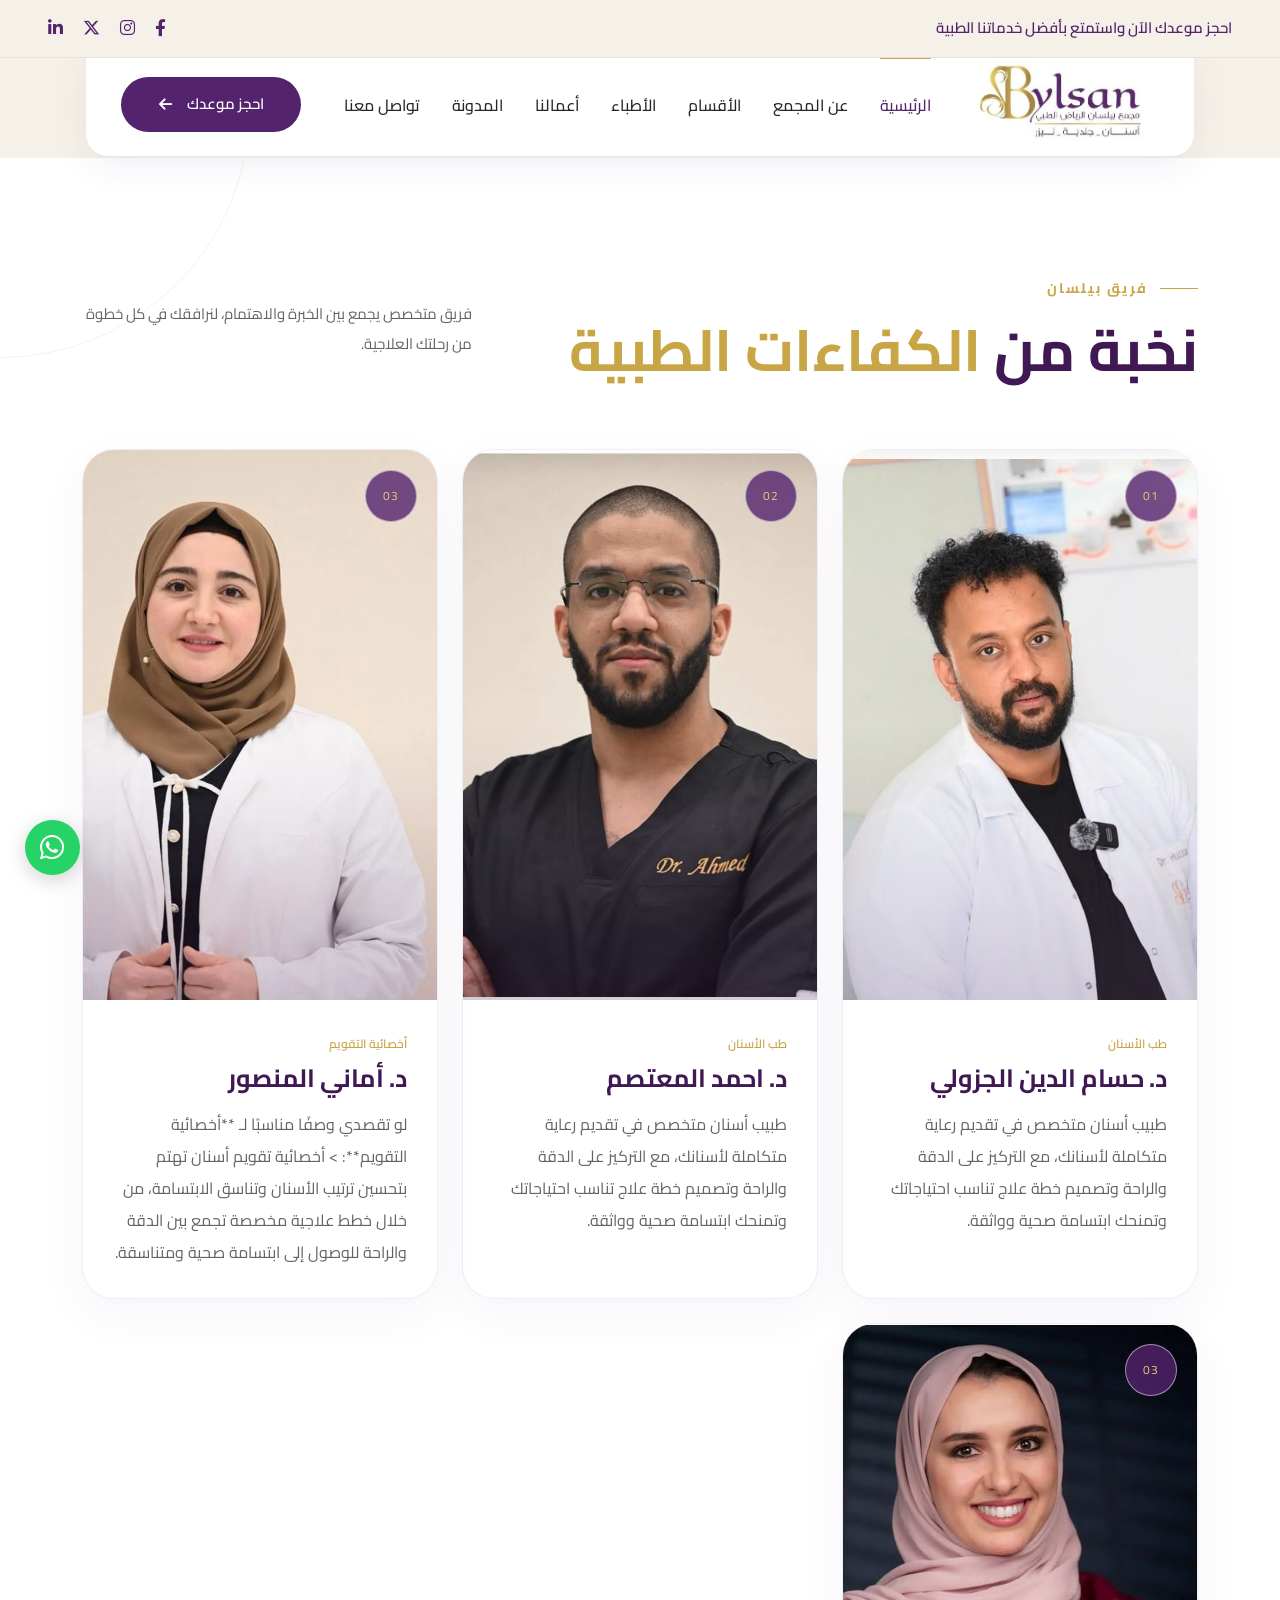
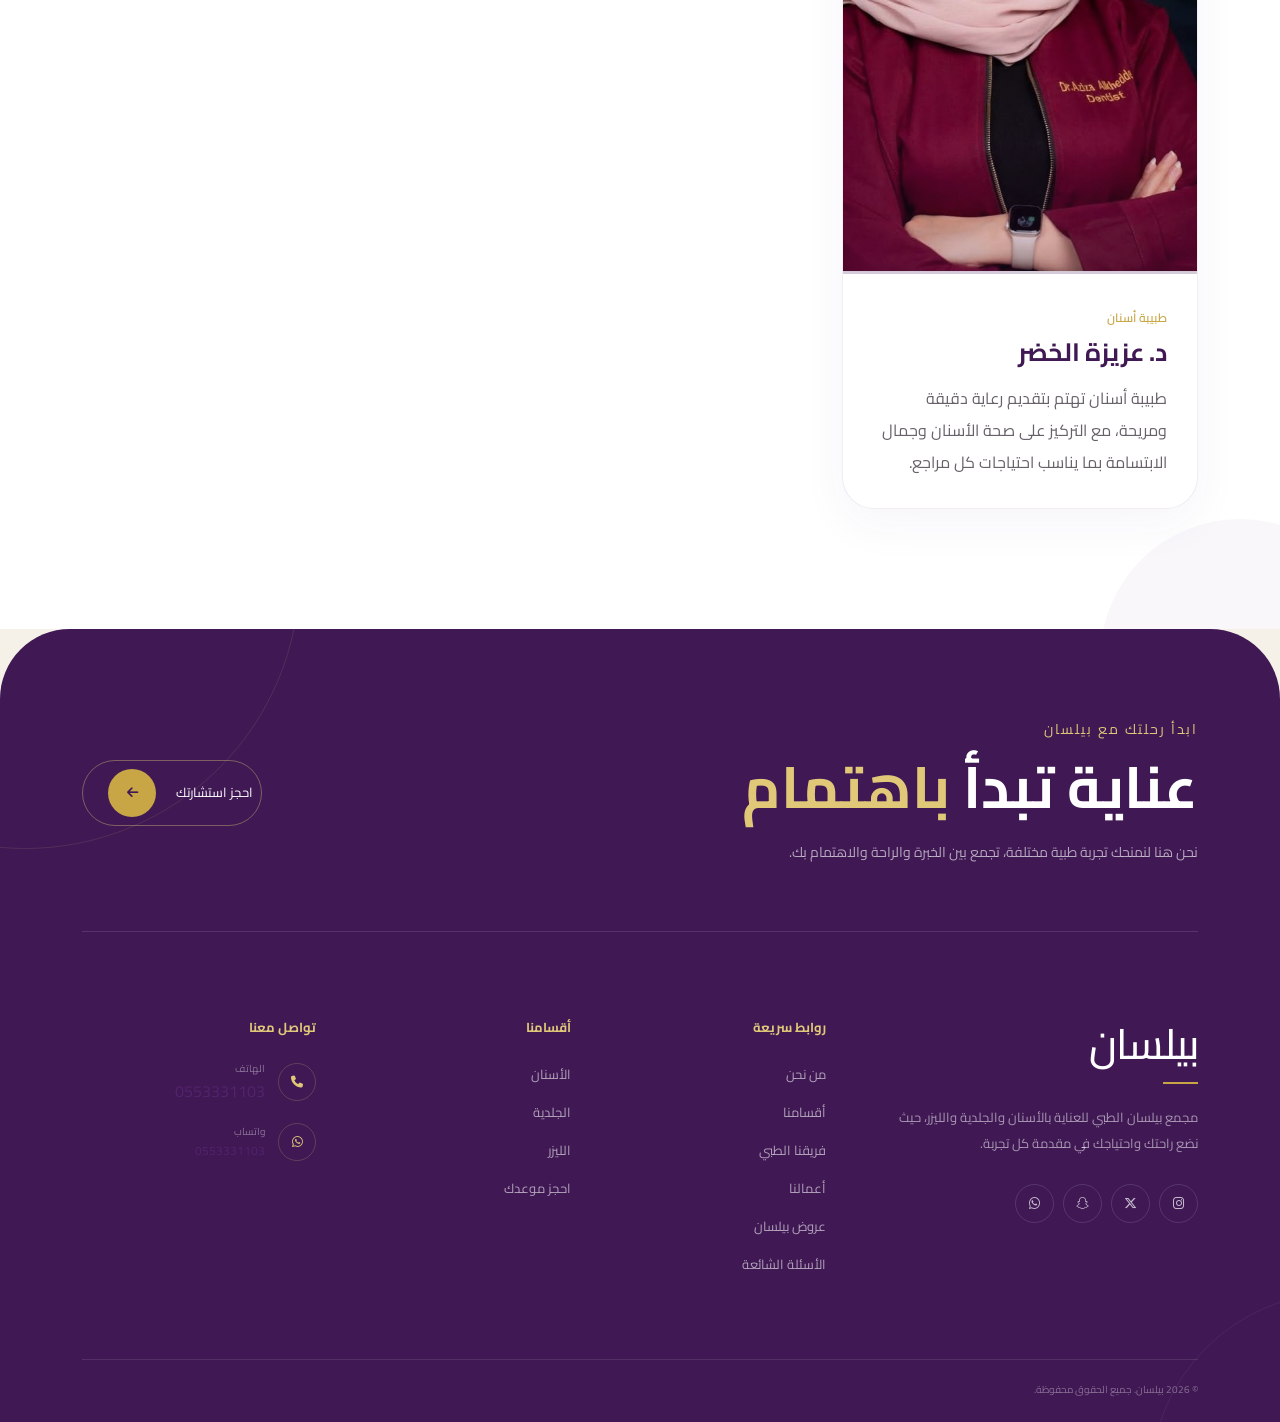
<file: doctors.html>
<!doctype html>
<html lang="ar" dir="rtl">

<head>


       <meta charset="UTF-8">

    <meta name="viewport" content="width=device-width, initial-scale=1.0">

    <title>بيلسان | مجمع بيلسان الطبي للأسنان والجلدية والليزر</title>

    <meta name="description" content="مجمع بيلسان الطبي يقدم خدمات متخصصة في طب الأسنان والجلدية والليزر، مع رعاية طبية متقدمة وتجربة مريحة تجمع بين الخبرة والاهتمام.">

    <meta name="robots" content="index, follow, max-image-preview:large, max-snippet:-1, max-video-preview:-1">

    <meta name="googlebot" content="index, follow, max-image-preview:large, max-snippet:-1, max-video-preview:-1">

    <meta name="author" content="بيلسان">

    <meta name="language" content="Arabic">

    <meta name="revisit-after" content="7 days">

    <meta name="theme-color" content="#54236d">

    <link rel="canonical" href="https://example.com/">

    <link rel="alternate" hreflang="ar" href="https://example.com/">

    <link rel="alternate" hreflang="x-default" href="https://example.com/">

    <meta property="og:type" content="website">

    <meta property="og:locale" content="ar_SA">

    <meta property="og:site_name" content="بيلسان">

    <meta property="og:title" content="بيلسان | مجمع بيلسان الطبي للأسنان والجلدية والليزر">

    <meta property="og:description" content="رعاية طبية متخصصة في الأسنان والجلدية والليزر، بتجربة تجمع بين الخبرة والتقنيات الحديثة والاهتمام بك.">

    <meta property="og:url" content="https://example.com/">

    <meta property="og:image" content="https://example.com/images/og-image.jpg">

    <meta property="og:image:secure_url" content="https://example.com/images/og-image.jpg">

    <meta property="og:image:type" content="image/jpeg">

    <meta property="og:image:width" content="1200">

    <meta property="og:image:height" content="630">

    <meta property="og:image:alt" content="بيلسان - مجمع بيلسان الطبي">

    <meta name="twitter:card" content="summary_large_image">

    <meta name="twitter:title" content="بيلسان | مجمع بيلسان الطبي">

    <meta name="twitter:description" content="خدمات متخصصة في الأسنان والجلدية والليزر مع رعاية طبية متقدمة وتجربة مريحة.">

    <meta name="twitter:image" content="https://example.com/images/og-image.jpg">

    <meta name="twitter:image:alt" content="بيلسان - مجمع بيلسان الطبي">

    <meta name="twitter:site" content="@Bailsan">

    <meta name="twitter:creator" content="@Bailsan">

    <meta name="format-detection" content="telephone=no">

    <link rel="icon" type="image/png" href="images/favicon.png">

    <link rel="apple-touch-icon" href="images/apple-touch-icon.png">

    <link rel="preconnect" href="https://fonts.googleapis.com">

    <link rel="preconnect" href="https://fonts.gstatic.com" crossorigin>

    <meta name="mobile-web-app-capable" content="yes">

    <meta name="apple-mobile-web-app-capable" content="yes">

    <meta name="apple-mobile-web-app-title" content="بيلسان">

    <meta name="apple-mobile-web-app-status-bar-style" content="default">

    <script type="application/ld+json">
    {
        "@context": "https://schema.org",
        "@type": "MedicalClinic",
        "name": "بيلسان",
        "description": "مجمع بيلسان الطبي المتخصص في طب الأسنان والجلدية والليزر.",
        "url": "https://example.com/",
        "logo": "https://example.com/images/logo.png",
        "image": "https://example.com/images/og-image.jpg",
        "telephone": "+966553331103",
        "priceRange": "$$",
        "medicalSpecialty": [
            "Dentistry",
            "Dermatology"
        ],
        "address": {
            "@type": "PostalAddress",
            "addressLocality": "الرياض",
            "addressCountry": "SA"
        },
        "sameAs": [
            "https://www.instagram.com/",
            "https://www.snapchat.com/",
            "https://x.com/"
        ]
    }
    </script>


    <link rel="stylesheet" href="css/bootstrap.min.css">




    <link rel="stylesheet" href="css/all.min.css">


    <link rel="preconnect" href="https://fonts.googleapis.com">

    <link rel="preconnect" href="https://fonts.gstatic.com" crossorigin>

    <link
        href="https://fonts.googleapis.com/css2?family=Cairo:wght@200..1000&family=Playfair+Display:wght@400;500;600;700&display=swap"
        rel="stylesheet">




    <link rel="stylesheet" href="https://unpkg.com/aos@2.3.4/dist/aos.css">



    <link rel="stylesheet" href="https://cdn.jsdelivr.net/npm/swiper@11/swiper-bundle.min.css">



    <link rel="stylesheet" href="css/index.css">

</head>


<body>



    <div class="top-bar">

        <div class="container-fluid px-lg-5">

            <div class="top-bar-content">



                <div class="offer-text">

                    احجز موعدك الآن واستمتع بأفضل خدماتنا الطبية

                </div>



                <div class="social-icons">

                    <a href="#" aria-label="Facebook">
                        <i class="fab fa-facebook-f"></i>
                    </a>


                    <a href="#" aria-label="Instagram">
                        <i class="fab fa-instagram"></i>
                    </a>


                    <a href="#" aria-label="X">
                        <i class="fab fa-x-twitter"></i>
                    </a>


                    <a href="#" aria-label="LinkedIn">
                        <i class="fab fa-linkedin-in"></i>
                    </a>

                </div>

            </div>

        </div>

    </div>



    <nav class="main-navbar">

        <div class="container-fluid px-lg-5">

            <div class="navbar-inner">



                <a href="/#" class="logo">

                    <img src="images/logo.jpg" alt="مجمع بيلسان الطبي">

                </a>




                <div class="nav-links">

                    <a href="/#" class="active">
                        الرئيسية
                    </a>


                    <a href="/#about">
                        عن المجمع
                    </a>





                    <a href="/#departments">
                        الأقسام
                    </a>


                    <a href="#doctors">
                        الأطباء
                    </a>
                    <a href="works.html">
                        أعمالنا
                    </a>
                    <a href="blogs.html">
                        المدونة
                    </a>


                    <a href="/#contact-form">
                        تواصل معنا
                    </a>

                </div>




                <a href="/#contact-form" class="appointment-btn">

                    <span>
                        احجز موعدك
                    </span>

                    <i class="fas fa-arrow-left"></i>

                </a>




                <button class="mobile-menu-btn" id="mobileMenuBtn" type="button" aria-label="فتح القائمة">

                    <i class="fas fa-bars"></i>

                </button>

            </div>

        </div>

    </nav>




    <aside class="mobile-sidebar" id="mobileSidebar">



        <div class="sidebar-header">

             <div class="sidebar-logo">

                <img src="images/logo.jpg" alt="مجمع بيلسان الطبي">

            </div>

        </div>




        <nav class="sidebar-navigation">



            <a href="/#" class="sidebar-link active">

                <span class="sidebar-icon">

                    <i class="fas fa-house"></i>

                </span>

                <span class="sidebar-text">
                    الرئيسية
                </span>

            </a>




            <a href="/#about" class="sidebar-link">

                <span class="sidebar-icon">

                    <i class="fas fa-hospital"></i>

                </span>

                <span class="sidebar-text">
                    عن المجمع
                </span>

            </a>









            <a href="/#departments" class="sidebar-link">

                <span class="sidebar-icon">

                    <i class="fas fa-stethoscope"></i>

                </span>

                <span class="sidebar-text">
                    الأقسام
                </span>

            </a>




            <a href="#doctors" class="sidebar-link">

                <span class="sidebar-icon">

                    <i class="fas fa-user-doctor"></i>

                </span>

                <span class="sidebar-text">
                    الأطباء
                </span>

            </a>

            <a href="works.html" class="sidebar-link">

                <span class="sidebar-icon">

                    <i class="fas fa-briefcase"></i>
                </span>

                <span class="sidebar-text">
                    أعمالنا
                </span>

            </a>


            <a href="blogs.html" class="sidebar-link">

                <span class="sidebar-icon">

                    <i class="fas fa-newspaper"></i>

                </span>

                <span class="sidebar-text">
                    المدونة
                </span>

            </a>




            <a href="/#contact-form" class="sidebar-link">

                <span class="sidebar-icon">

                    <i class="fas fa-phone"></i>

                </span>

                <span class="sidebar-text">
                    تواصل معنا
                </span>

            </a>

        </nav>




        <div class="sidebar-bottom">



            <a href="/#contact-form" class="sidebar-appointment">

                <span class="sidebar-icon">

                    <i class="fas fa-calendar-check"></i>

                </span>

                <span class="sidebar-text">
                    احجز موعدك
                </span>

            </a>



            <div class="sidebar-divider"></div>



            <div class="sidebar-social">

                <a href="#" aria-label="Facebook">
                    <i class="fab fa-facebook-f"></i>
                </a>


                <a href="#" aria-label="Instagram">
                    <i class="fab fa-instagram"></i>
                </a>


                <a href="#" aria-label="X">
                    <i class="fab fa-x-twitter"></i>
                </a>


                <a href="#" aria-label="LinkedIn">
                    <i class="fab fa-linkedin-in"></i>
                </a>

            </div>

        </div>

    </aside>



    <section class="bailsan-doctors-section" id="doctors" dir="rtl">

        <div class="container">

            <div class="bailsan-doctors-heading">

                <div>
                    <span class="bailsan-section-label">
                        <span></span>
                        فريق بيلسان
                    </span>

                    <h2>
                        نخبة من
                        <em>الكفاءات الطبية</em>
                    </h2>
                </div>

                <div class="bailsan-doctors-heading-text">
                    <p>
                        فريق متخصص يجمع بين الخبرة والاهتمام،
                        لنرافقك في كل خطوة من رحلتك العلاجية.
                    </p>


                </div>

            </div>


            <div class="row g-4">

                <div class="col-lg-4 col-md-6">

                    <div class="bailsan-doctor-card">

                        <div class="bailsan-doctor-image">
                            <img src="images/doctor-1.jpg" alt="دكتور بيلسان">

                            <div class="bailsan-doctor-number">
                                01
                            </div>

                            <div class="bailsan-doctor-social">
                                <a href="#">
                                    <i class="fa-brands fa-linkedin-in"></i>
                                </a>

                                <a href="#">
                                    <i class="fa-brands fa-instagram"></i>
                                </a>
                            </div>
                        </div>

                        <div class="bailsan-doctor-content">

                            <span>طب الأسنان</span>

                            <h3>د. حسام الدين الجزولي</h3>

                            <p>
                                طبيب أسنان متخصص في تقديم رعاية متكاملة لأسنانك، مع التركيز على الدقة والراحة وتصميم خطة
                                علاج تناسب احتياجاتك وتمنحك ابتسامة صحية وواثقة.

                            </p>



                        </div>

                    </div>

                </div>


                <div class="col-lg-4 col-md-6">

                    <div class="bailsan-doctor-card featured">

                        <div class="bailsan-doctor-image">
                            <img src="images/doctor-2.jpg" alt="دكتورة بيلسان">

                            <div class="bailsan-doctor-number">
                                02
                            </div>

                            <div class="bailsan-doctor-social">
                                <a href="#">
                                    <i class="fa-brands fa-linkedin-in"></i>
                                </a>

                                <a href="#">
                                    <i class="fa-brands fa-instagram"></i>
                                </a>
                            </div>
                        </div>

                        <div class="bailsan-doctor-content">

                            <span>طب الأسنان</span>


                            <h3>د. احمد المعتصم</h3>

                            <p>
                                طبيب أسنان متخصص في تقديم رعاية متكاملة لأسنانك، مع التركيز على الدقة والراحة وتصميم خطة
                                علاج تناسب احتياجاتك وتمنحك ابتسامة صحية وواثقة.

                            </p>


                        </div>

                    </div>

                </div>


                <div class="col-lg-4 col-md-6">

                    <div class="bailsan-doctor-card">

                        <div class="bailsan-doctor-image">
                            <img src="images/doctor-3.jpg" alt="دكتور بيلسان">

                            <div class="bailsan-doctor-number">
                                03
                            </div>

                            <div class="bailsan-doctor-social">
                                <a href="#">
                                    <i class="fa-brands fa-linkedin-in"></i>
                                </a>

                                <a href="#">
                                    <i class="fa-brands fa-instagram"></i>
                                </a>
                            </div>
                        </div>

                        <div class="bailsan-doctor-content">

                            <span>أخصائية التقويم </span>

                            <h3>د. أماني المنصور</h3>

                            <p>
                                لو تقصدي وصفًا مناسبًا لـ **أخصائية التقويم**:

                                > أخصائية تقويم أسنان تهتم بتحسين ترتيب الأسنان وتناسق الابتسامة، من خلال خطط علاجية
                                مخصصة تجمع بين الدقة والراحة للوصول إلى ابتسامة صحية ومتناسقة.

                            </p>



                        </div>

                    </div>

                </div>
                <div class="col-lg-4 col-md-6">

                    <div class="bailsan-doctor-card">

                        <div class="bailsan-doctor-image">
                            <img src="images/doctor-4.jpg" alt="دكتور بيلسان">

                            <div class="bailsan-doctor-number">
                                03
                            </div>

                            <div class="bailsan-doctor-social">
                                <a href="#">
                                    <i class="fa-brands fa-linkedin-in"></i>
                                </a>

                                <a href="#">
                                    <i class="fa-brands fa-instagram"></i>
                                </a>
                            </div>
                        </div>

                        <div class="bailsan-doctor-content">

                            <span>طبيبة أسنان </span>

                            <h3>د. عزيزة الخضر</h3>

                            <p>
                                طبيبة أسنان تهتم بتقديم رعاية دقيقة ومريحة، مع التركيز على صحة الأسنان وجمال الابتسامة
                                بما يناسب احتياجات كل مراجع.
                            </p>



                        </div>

                    </div>

                </div>

            </div>

        </div>

    </section>
    <footer class="bailsan-footer">
        <div class="bailsan-footer-shape bailsan-footer-shape-one"></div>
        <div class="bailsan-footer-shape bailsan-footer-shape-two"></div>

        <div class="container">
            <div class="bailsan-footer-cta">
                <div>
                    <span class="bailsan-footer-label"> ابدأ رحلتك مع بيلسان </span>

                    <h2>
                        عناية تبدأ
                        <em>باهتمام</em>
                    </h2>

                    <p>
                        نحن هنا لنمنحك تجربة طبية مختلفة، تجمع بين الخبرة والراحة
                        والاهتمام بك.
                    </p>
                </div>

                <a href="/#contact-form" class="bailsan-footer-cta-btn">
                    احجز استشارتك
                    <span>
                        <i class="fa-solid fa-arrow-left"></i>
                    </span>
                </a>
            </div>

            <div class="bailsan-footer-main">
                <div class="bailsan-footer-brand">
                    <a href="/#" class="bailsan-footer-logo"> بيلسان </a>

                    <p>
                        مجمع بيلسان الطبي للعناية بالأسنان والجلدية والليزر، حيث نضع راحتك
                        واحتياجك في مقدمة كل تجربة.
                    </p>

                    <div class="bailsan-footer-social">
                        <a href="#" aria-label="Instagram">
                            <i class="fa-brands fa-instagram"></i>
                        </a>

                        <a href="#" aria-label="X">
                            <i class="fa-brands fa-x-twitter"></i>
                        </a>

                        <a href="#" aria-label="Snapchat">
                            <i class="fa-brands fa-snapchat"></i>
                        </a>

                        <a href="#" aria-label="WhatsApp">
                            <i class="fa-brands fa-whatsapp"></i>
                        </a>
                    </div>
                </div>

                <div class="bailsan-footer-column">
                    <h3>روابط سريعة</h3>

                    <ul>
                        <li>
                            <a href="/#about">من نحن</a>
                        </li>

                        <li>
                            <a href="/#departments">أقسامنا</a>
                        </li>

                        <li>
                            <a href="#doctors">فريقنا الطبي</a>
                        </li>
                        <li>
                            <a href="works.html">أعمالنا</a>
                        </li>
                        <li>
                            <a href="/#offers">عروض بيلسان</a>
                        </li>

                        <li>
                            <a href="/#faq">الأسئلة الشائعة</a>
                        </li>
                    </ul>
                </div>

                <div class="bailsan-footer-column">
                    <h3>أقسامنا</h3>

                    <ul>
                        <li>
                            <a href="/#departments">الأسنان</a>
                        </li>

                        <li>
                            <a href="/#departments">الجلدية</a>
                        </li>

                        <li>
                            <a href="/#departments">الليزر</a>
                        </li>

                        <li>
                            <a href="/#contact-form">احجز موعدك</a>
                        </li>
                    </ul>
                </div>

                <div class="bailsan-footer-column bailsan-footer-contact">
                    <h3>تواصل معنا</h3>

                        <div class="bailsan-footer-contact-item">

                        <span>
                            <i class="fa-solid fa-phone"></i>
                        </span>

                        <div>
                            <small>الهاتف</small>
                            <a href="tel:0553331103" class="phone">0553331103</a>
                        </div>

                    </div>


                    <div class="bailsan-footer-contact-item">

                        <span>
                            <i class="fa-brands fa-whatsapp"></i>
                        </span>

                        <div>
                            <small>واتساب</small>
                            <strong> <a href="https://wa.me/966553331103" class="phone" target="_blank">0553331103</a>
                            </strong>
                        </div>

                    </div>
                </div>
            </div>

            <div class="bailsan-footer-bottom">
                <p>© 2026 بيلسان. جميع الحقوق محفوظة.</p>

             
            </div>
        </div>
    </footer>
    <a href="https://wa.me/966553331103" class="bailsan-whatsapp-float" target="_blank" aria-label="WhatsApp"> <i class="fa-brands fa-whatsapp"></i> </a> <button class="bailsan-back-to-top" id="bailsanBackToTop" aria-label="Back to Top"> <i class="fa-solid fa-arrow-up"></i> </button>
    <script src="js/bootstrap.bundle.min.js"></script>


    <script src="https://unpkg.com/aos@2.3.4/dist/aos.js"></script>


    <script src="https://cdn.jsdelivr.net/npm/swiper@11/swiper-bundle.min.js"></script>


    <script src="js/index.js"></script>


</body>

</html>
</file>
<file: css/index.css>
* {
  margin: 0;
  padding: 0;
  box-sizing: border-box;
}

:root {
  --purple: #54236d;
  --purple-dark: #3f1854;

  --gold: #c8a646;
  --gold-light: #e0c878;

  --cream: #f5f1e8;

  --white: #ffffff;

  --text: #29252a;
  --text-light: #68616a;

  --sidebar-width: 72px;
  --sidebar-expanded: 260px;
}

.phone {
  color: #54236d;
}
.footer .phone {
  color: white;
}
html {
  scroll-behavior: smooth;
}

body {
  font-family: "Cairo", sans-serif;

  background: var(--cream);

  color: var(--text);

  overflow-x: hidden;

  padding-top: 158px;
}

a {
  text-decoration: none;
}

.top-bar {
  height: 58px;

  display: flex;

  align-items: center;

  background: var(--cream);

  border-bottom: 1px solid rgba(84, 35, 109, 0.08);

  position: fixed;

  top: 0;
  left: 0;
  right: 0;

  z-index: 1000;
}

.top-bar-content {
  display: flex;

  align-items: center;

  justify-content: space-between;
}

.offer-text {
  font-size: 15px;

  color: var(--purple);

  font-weight: 600;
}

.social-icons {
  display: flex;

  align-items: center;

  gap: 20px;
}

.social-icons a {
  color: var(--purple);

  font-size: 17px;

  transition: 0.3s ease;
}

.social-icons a:hover {
  color: var(--gold);

  transform: translateY(-2px);
}

.main-navbar {
  position: fixed;

  top: 53px;

  left: 0;
  right: 0;

  z-index: 999;

  padding: 0 3%;

  transition: 0.3s ease;
}

.main-navbar.scrolled {
  padding-top: 5px;

  padding-bottom: 5px;
}

.navbar-inner {
  min-height: 100px;

  background: var(--white);

  border-radius: 0 0 22px 22px;

  padding: 0 35px;

  display: flex;

  align-items: center;

  justify-content: space-between;

  box-shadow: 0 8px 35px rgba(84, 35, 109, 0.08);

  transition: 0.3s ease;
}

.main-navbar.scrolled .navbar-inner {
  min-height: 85px;

  box-shadow: 0 10px 30px rgba(84, 35, 109, 0.12);
}

.logo {
  display: flex;

  align-items: center;

  flex-shrink: 0;
}

.logo img {
  width: 185px;

  height: auto;

  display: block;

  transition: 0.3s ease;
}

.main-navbar.scrolled .logo img {
  width: 165px;
}

.nav-links {
  display: flex;

  align-items: center;

  gap: 32px;
}

.nav-links a {
  position: relative;

  color: var(--text);

  font-size: 16px;

  font-weight: 500;

  padding: 37px 0;

  transition: 0.3s ease;
}

.nav-links a:hover,
.nav-links a.active {
  color: var(--purple);
}

.nav-links a.active::before {
  content: "";

  position: absolute;

  top: 0;

  right: 0;
  left: 0;

  height: 3px;

  background: var(--gold);
}

.appointment-btn {
  background: var(--purple);

  color: var(--white);

  padding: 16px 27px;

  min-width: 180px;

  border-radius: 40px;

  display: flex;

  align-items: center;

  justify-content: center;

  gap: 15px;

  font-size: 15px;

  font-weight: 600;

  transition: 0.3s ease;

  flex-shrink: 0;
}

.appointment-btn:hover {
  background: var(--gold);

  color: var(--white);

  transform: translateY(-2px);

  box-shadow: 0 10px 25px rgba(200, 166, 70, 0.25);
}

.mobile-menu-btn {
  display: none;

  width: 45px;
  height: 45px;

  border: none;

  border-radius: 12px;

  background: rgba(84, 35, 109, 0.08);

  color: var(--purple);

  font-size: 21px;

  align-items: center;

  justify-content: center;

  cursor: pointer;
}

.mobile-sidebar {
  display: none;
}

.hero {
  position: relative;

  min-height: calc(100vh - 158px);

  padding: 75px 0 70px;

  overflow: hidden;

  background: radial-gradient(
      circle at 15% 40%,
      rgba(200, 166, 70, 0.07),
      transparent 25%
    ),
    radial-gradient(circle at 85% 20%, rgba(84, 35, 109, 0.05), transparent 25%),
    linear-gradient(rgba(245, 241, 232, 0.85), rgba(245, 241, 232, 0.85)),
    url("../images/header-2.jpg");

  background-size: cover;

  background-position: center;

  background-repeat: no-repeat;
}

.hero-decoration {
  position: absolute;

  border: 1px solid rgba(84, 35, 109, 0.07);

  border-radius: 50%;

  pointer-events: none;
}

.decoration-one {
  width: 420px;
  height: 420px;

  top: -180px;
  left: -180px;
}

.decoration-two {
  width: 250px;
  height: 250px;

  bottom: 100px;
  right: -100px;
}

.decoration-three {
  width: 80px;
  height: 80px;

  top: 35%;

  right: 15%;

  border-color: rgba(200, 166, 70, 0.18);
}

.hero-content {
  margin: auto;

  text-align: center;

  position: relative;

  z-index: 2;
}

.hero-label {
  display: flex;

  align-items: center;

  justify-content: center;

  gap: 12px;

  margin-bottom: 20px;

  color: var(--purple);

  font-size: 14px;

  font-weight: 700;

  letter-spacing: 2px;
}

.label-line {
  width: 28px;

  height: 1px;

  background: var(--gold);
}

.hero h1 {
  font-family: "Playfair Display", serif;

  font-size: 72px;

  line-height: 1.15;

  font-weight: 700;

  color: var(--text);

  margin-bottom: 25px;
}

.hero h1 span {
  color: var(--purple);
}

.hero-description {
  max-width: 780px;

  margin: auto;

  color: var(--text-light);

  font-size: 18px;

  line-height: 2;

  font-weight: 500;
}

.hero-buttons {
  display: flex;

  align-items: center;

  justify-content: center;

  gap: 15px;

  margin-top: 35px;
}

.primary-btn {
  background: var(--purple);

  color: var(--white);

  padding: 15px 30px;

  border-radius: 35px;

  display: flex;

  align-items: center;

  gap: 15px;

  font-weight: 600;

  transition: 0.3s ease;
}

.primary-btn:hover {
  background: var(--gold);

  color: var(--white);

  transform: translateY(-3px);
}

.secondary-btn {
  border: 1px solid rgba(84, 35, 109, 0.25);

  color: var(--purple);

  padding: 14px 28px;

  border-radius: 35px;

  display: flex;

  align-items: center;

  gap: 12px;

  font-weight: 600;

  transition: 0.3s ease;
}

.secondary-btn:hover {
  background: var(--white);

  border-color: var(--gold);

  color: var(--gold);
}

.hero-image-wrapper {
  position: relative;

  margin-top: 60px;

  width: 100%;

  height: 520px;

  overflow: hidden;

  border-radius: 30px;

  z-index: 2;
}

.hero-image {
  width: 100%;

  height: 100%;

  object-fit: cover;

  display: block;

  transition: transform 0.8s ease;
}

.hero-image-wrapper:hover .hero-image {
  transform: scale(1.03);
}

.hero-card {
  position: absolute;

  bottom: 30px;

  right: 30px;

  background: rgba(255, 255, 255, 0.95);

  backdrop-filter: blur(10px);

  border-radius: 18px;

  padding: 16px 20px;

  display: flex;

  align-items: center;

  gap: 13px;

  box-shadow: 0 15px 40px rgba(0, 0, 0, 0.12);
}

.hero-card-icon {
  width: 48px;
  height: 48px;

  border-radius: 50%;

  background: rgba(84, 35, 109, 0.1);

  color: var(--purple);

  display: flex;

  align-items: center;

  justify-content: center;

  font-size: 20px;
}

.hero-card strong {
  display: block;

  color: var(--purple);

  font-size: 14px;
}

.hero-card span {
  display: block;

  color: #777;

  font-size: 12px;

  margin-top: 3px;
}

@media (max-width: 1200px) {
  .nav-links {
    gap: 20px;
  }

  .nav-links a {
    font-size: 14px;
  }

  .appointment-btn {
    min-width: 155px;

    padding: 14px 18px;

    font-size: 14px;
  }

  .logo img {
    width: 160px;
  }
}

@media (max-width: 992px) {
  .top-bar {
    height: 50px;
  }

  .offer-text {
    font-size: 12px;
  }

  .social-icons {
    gap: 12px;
  }

  .social-icons a {
    font-size: 14px;
  }

  .main-navbar {
    display: none;
  }

  .nav-links,
  .appointment-btn {
    display: none;
  }

  .mobile-menu-btn {
    display: flex;
  }

  .navbar-inner {
    min-height: 80px;

    padding: 0 22px;

    border-radius: 0 0 18px 18px;
  }

  .logo img {
    width: 145px;
  }

  body {
    padding-top: 130px;
  }

  .mobile-sidebar {
    position: fixed;

    top: 50px;

    right: -10px;

    width: 62px;

    height: calc(100vh - 50px);

    background: var(--white);

    z-index: 2000;

    display: flex;

    flex-direction: column;

    overflow: hidden;

    border-left: 1px solid rgba(84, 35, 109, 0.08);

    box-shadow: -5px 0 25px rgba(84, 35, 109, 0.08);

    transition: width 0.35s cubic-bezier(0.4, 0, 0.2, 1);
  }

  .mobile-sidebar:hover {
    width: 400px;
    right: 0px;
  }

  .sidebar-header {
    height: 82px;

    min-height: 82px;

    display: flex;

    align-items: center;

    justify-content: center;

    padding: 0 12px;

    border-bottom: 1px solid rgba(84, 35, 109, 0.08);
  }

  .sidebar-logo {
    display: flex;

    align-items: center;

    justify-content: center;

    width: 100%;
  }

  .sidebar-logo img {
    width: 45px;

    height: 45px;

    object-fit: contain;

    transition: 0.3s ease;
  }

  .mobile-sidebar:hover .sidebar-logo {
    justify-content: flex-start;

    padding-right: 8px;
  }

  .mobile-sidebar:hover .sidebar-logo img {
    width: 125px;

    height: auto;
  }

  .sidebar-navigation {
    flex: 1;

    display: flex;

    flex-direction: column;

    gap: 7px;

    padding: 20px 10px;

    overflow-y: auto;

    overflow-x: hidden;
  }

  .sidebar-link {
    position: relative;

    width: 100%;

    min-height: 42px;

    display: flex;

    align-items: center;

    gap: 13px;

    padding: 8px 10px;

    border-radius: 12px;

    color: var(--text);

    font-size: 14px;

    font-weight: 600;

    white-space: nowrap;

    transition: 0.3s ease;
  }

  .sidebar-icon {
    width: 32px;

    min-width: 32px;

    height: 32px;

    border-radius: 11px;

    display: flex;

    align-items: center;

    justify-content: center;

    background: rgba(84, 35, 109, 0.07);

    color: var(--purple);

    font-size: 16px;

    transition: 0.3s ease;
  }

  .sidebar-text {
    opacity: 0;

    visibility: hidden;

    transform: translateX(10px);

    transition: opacity 0.2s ease, transform 0.3s ease, visibility 0.2s ease;

    white-space: nowrap;
  }

  .mobile-sidebar:hover .sidebar-text {
    opacity: 1;

    visibility: visible;

    transform: translateX(0);
  }

  .sidebar-link:hover {
    background: rgba(84, 35, 109, 0.06);

    color: var(--purple);
  }

  .sidebar-link:hover .sidebar-icon {
    background: rgba(200, 166, 70, 0.14);

    color: var(--gold);

    transform: scale(1.05);
  }

  .sidebar-link.active {
    background: var(--purple);

    color: var(--white);

    box-shadow: 0 8px 20px rgba(84, 35, 109, 0.18);
  }

  .sidebar-link.active .sidebar-icon {
    background: rgba(255, 255, 255, 0.15);

    color: var(--gold-light);
  }

  .sidebar-bottom {
    padding: 12px 10px 18px;
  }

  .sidebar-appointment {
    width: 100%;

    min-height: 52px;

    padding: 8px 10px;

    border-radius: 12px;

    display: flex;

    align-items: center;

    gap: 13px;

    background: var(--purple);

    color: var(--white);

    font-size: 13px;

    font-weight: 700;

    white-space: nowrap;

    transition: 0.3s ease;
  }

  .sidebar-appointment .sidebar-icon {
    background: transparent;
    color: var(--gold-light);
  }

  .sidebar-appointment:hover {
    background: var(--gold);

    color: var(--white);
  }

  .sidebar-divider {
    width: 100%;

    height: 1px;

    background: rgba(84, 35, 109, 0.08);

    margin: 15px 0;
  }

  .sidebar-social {
    display: flex;

    align-items: center;

    justify-content: center;

    gap: 7px;
  }

  .sidebar-social a {
    width: 34px;

    height: 34px;

    flex-shrink: 0;

    border-radius: 9px;

    display: flex;

    align-items: center;

    justify-content: center;

    background: rgba(84, 35, 109, 0.07);

    color: var(--purple);

    font-size: 12px;

    opacity: 0;

    visibility: hidden;

    transition: 0.25s ease;
  }

  .mobile-sidebar:hover .sidebar-social a {
    opacity: 1;

    visibility: visible;
  }

  .sidebar-social a:hover {
    background: var(--purple);

    color: var(--white);

    transform: translateY(-3px);
  }

  .hero {
    top: -80px;
    padding-top: 60px;

    padding-right: 85px;

    padding-left: 60px;
  }

  body section {
    padding-right: 52px !important;
  }
  .hero-image-wrapper {
    height: 350px;
  }

  .hero h1 {
    font-size: 58px;
  }
}

@media (max-width: 576px) {
  .top-bar {
    height: 45px;
  }

  .offer-text {
    font-size: 9px;

    white-space: nowrap;
  }

  .social-icons {
    gap: 8px;
  }

  .social-icons a {
    font-size: 11px;
  }

  .main-navbar {
    top: 45px;

    padding: 0 2%;
  }

  .navbar-inner {
    min-height: 72px;

    padding: 0 16px;

    border-radius: 0 0 16px 16px;
  }

  .logo img {
    width: 125px;
  }

  .mobile-menu-btn {
    width: 40px;

    height: 40px;

    font-size: 18px;
  }

  body {
    padding-top: 117px;
  }

  .mobile-sidebar {
    top: 45px;

    width: 62px;

    height: calc(100vh - 45px);
  }

  .mobile-sidebar:hover {
    width: 235px;
  }

  .sidebar-header {
    height: 75px;

    min-height: 75px;
  }

  .sidebar-logo img {
    width: 38px;

    height: 38px;
  }

  .mobile-sidebar:hover .sidebar-logo img {
    width: 110px;
  }

  .sidebar-navigation {
    padding: 15px 7px;

    gap: 5px;
  }

  .sidebar-link {
    min-height: 48px;

    padding: 7px;

    gap: 10px;

    font-size: 12px;
  }

  .sidebar-icon {
    width: 24px;

    min-width: 24px;

    height: 24px;

    border-radius: 9px;

    font-size: 14px;
  }

  .sidebar-bottom {
    padding: 10px 7px 15px;
  }

  .sidebar-appointment {
    min-height: 48px;

    padding: 7px;
  }

  .sidebar-social {
    gap: 5px;
  }

  .sidebar-social a {
    width: 30px;

    height: 30px;

    font-size: 10px;
  }

  .hero {
    padding: 50px 20px 50px 70px;
  }

  .hero h1 {
    font-size: 42px;

    line-height: 1.25;
  }

  .hero-description {
    font-size: 14px;

    line-height: 1.9;
  }

  .hero-buttons {
    flex-direction: column;

    width: 100%;
  }

  .primary-btn,
  .secondary-btn {
    width: 100%;

    justify-content: center;
  }

  .hero-image-wrapper {
    height: 280px;

    margin-top: 45px;

    border-radius: 20px;
  }

  .hero-card {
    right: 15px;

    bottom: 15px;

    padding: 10px 14px;
  }

  .hero-card-icon {
    width: 40px;

    height: 40px;
  }

  .hero-card strong {
    font-size: 12px;
  }

  .hero-card span {
    font-size: 10px;
  }
}

.about-section {
  position: relative;
  overflow: hidden;
  padding: 120px 0;
  background: var(--cream);
}

.about-section::before {
  content: "";
  position: absolute;
  width: 500px;
  height: 500px;
  border: 1px solid rgba(84, 35, 109, 0.08);
  border-radius: 50%;
  top: -280px;
  right: -180px;
}

.about-section::after {
  content: "";
  position: absolute;
  width: 850px;
  height: 850px;
  background-image: url("../images/bg-overlay.webp");
  background-repeat: no-repeat;
  background-size: cover;
  background-position: center center;
  bottom: -120px;
  left: -100px;
  z-index: 0;
  opacity: 0.05;
  pointer-events: none;
}

.about-section .container {
  position: relative;
  z-index: 1;
}

.about-shape {
  position: absolute;
  border-radius: 50%;
  filter: blur(1px);
  pointer-events: none;
}

.about-shape-one {
  width: 100px;
  height: 100px;
  background: rgba(200, 166, 70, 0.08);
  top: 25%;
  left: 5%;
}

.about-shape-two {
  width: 70px;
  height: 70px;
  background: rgba(84, 35, 109, 0.07);
  bottom: 25%;
  right: 7%;
}

.about-image-wrapper {
  position: relative;
  width: 90%;
  margin: auto;
  padding: 10px 10px 25px 25px;
}

.about-image-wrapper::before {
  content: "";
  position: absolute;
  width: 100%;
  height: 100%;
  left: 4px;
  bottom: 5px;
  border: 2px dashed var(--gold);
  border-radius: 195px 195px 5px 5px;
  z-index: 0;
}

.about-image-frame {
  position: relative;
  height: 570px;
  border-radius: 195px 195px 5px 5px;
  overflow: hidden;
  z-index: 1;
  box-shadow: 0 30px 70px rgba(63, 24, 84, 0.16);
}

.about-image-frame::after {
  content: "";
  position: absolute;
  inset: 0;
  background: linear-gradient(
    180deg,
    rgba(84, 35, 109, 0.02) 40%,
    rgba(63, 24, 84, 0.3)
  );
}

.about-image-frame img {
  width: 100%;
  height: 100%;
  object-fit: cover;
  transition: transform 0.8s ease;
}

.about-image-wrapper:hover .about-image-frame img {
  transform: scale(1.05);
}

.about-badge {
  position: absolute;
  z-index: 3;
  right: -25px;
  top: 55px;
  display: flex;
  align-items: center;
  gap: 14px;
  padding: 17px 22px;
  background: var(--white);
  border-radius: 18px;
  box-shadow: 0 15px 40px rgba(63, 24, 84, 0.13);
}

.about-badge i {
  width: 42px;
  height: 42px;
  display: flex;
  align-items: center;
  justify-content: center;
  border-radius: 12px;
  background: rgba(200, 166, 70, 0.12);
  color: var(--gold);
}

.about-badge strong,
.about-badge span {
  display: block;
}

.about-badge strong {
  color: var(--purple);
  font-size: 16px;
  margin-bottom: 4px;
}

.about-badge span {
  color: var(--text-light);
  font-size: 11px;
}

.about-experience {
  position: absolute;
  z-index: 3;
  bottom: 5px;
  left: 0;
  width: 115px;
  height: 115px;
  display: flex;
  flex-direction: column;
  align-items: center;
  justify-content: center;
  background: var(--purple);
  color: var(--white);
  border-radius: 50%;
  border: 7px solid var(--cream);
  box-shadow: 0 15px 35px rgba(84, 35, 109, 0.2);
}

.about-experience span {
  color: var(--gold-light);
  font-size: 27px;
  font-weight: 700;
  line-height: 1;
}

.about-experience small {
  margin-top: 5px;
  font-size: 12px;
  font-weight: 600;
}

.about-content {
  padding-right: 25px;
}

.about-label {
  display: flex;
  align-items: center;
  gap: 12px;
  color: var(--gold);
  font-size: 14px;
  font-weight: 700;
  margin-bottom: 22px;
}

.about-label span {
  width: 38px;
  height: 2px;
  background: var(--gold);
}

.about-content h2 {
  color: var(--purple);
  font-size: clamp(38px, 4vw, 55px);
  line-height: 1.35;
  font-weight: 700;
  margin-bottom: 25px;
}

.about-content h2 em {
  display: block;
  color: var(--gold);
  font-style: normal;
  font-weight: 700;
  font-style: italic;
}

.about-content .primary-btn {
  display: inline-block;
}

.about-description {
  max-width: 570px;
  color: var(--text-light);
  font-size: 15px;
  line-height: 2.1;
  margin-bottom: 14px;
}

.about-description.secondary {
  font-size: 14px;
}

.about-features {
  display: grid;
  grid-template-columns: 1fr 1fr;
  gap: 20px;
  margin: 32px 0;
}

.about-feature {
  display: flex;
  gap: 13px;
  align-items: flex-start;
}

.feature-icon {
  flex-shrink: 0;
  width: 45px;
  height: 45px;
  display: flex;
  align-items: center;
  justify-content: center;
  background: rgba(84, 35, 109, 0.08);
  color: var(--purple);
  border-radius: 13px;
  transition: 0.3s ease;
}

.about-feature:hover .feature-icon {
  background: var(--purple);
  color: var(--gold-light);
  transform: translateY(-4px);
}

.about-feature h4 {
  color: var(--purple);
  font-size: 15px;
  font-weight: 700;
  margin-bottom: 5px;
}

.about-feature p {
  color: var(--text-light);
  font-size: 12px;
  line-height: 1.8;
  margin: 0;
}

.about-link i {
  color: var(--gold);
  transition: 0.3s ease;
}

.about-link:hover {
  color: var(--gold);
}

.about-link:hover i {
  transform: translateX(-6px);
}

.about-bottom {
  position: relative;
  z-index: 2;
  display: flex;
  align-items: center;
  justify-content: space-around;
  gap: 25px;
  margin-top: 90px;
  padding: 30px 40px;
  background: rgba(255, 255, 255, 0.8);
  border: 1px solid rgba(84, 35, 109, 0.07);
  border-radius: 25px;
  box-shadow: 0 15px 45px rgba(63, 24, 84, 0.06);
  backdrop-filter: blur(10px);
}

.about-stat {
  display: flex;
  align-items: center;
  gap: 15px;
}

.about-stat > i {
  width: 50px;
  height: 50px;
  display: flex;
  align-items: center;
  justify-content: center;
  color: var(--gold);
  background: rgba(200, 166, 70, 0.1);
  border-radius: 15px;
  font-size: 19px;
}

.about-stat strong,
.about-stat span {
  display: block;
}

.about-stat strong {
  color: var(--purple);
  font-size: 14px;
  margin-bottom: 4px;
}

.about-stat span {
  color: var(--text-light);
  font-size: 11px;
}

.about-divider {
  width: 1px;
  height: 45px;
  background: rgba(84, 35, 109, 0.12);
}

.reveal {
  opacity: 0;
  transform: translateY(40px);
  transition: opacity 0.8s ease, transform 0.8s ease;
}

.reveal.active {
  opacity: 1;
  transform: translateY(0);
}

@media (max-width: 991px) {
  .about-section {
    padding: 80px 0;
  }

  .about-image-wrapper {
    width: 80%;
    margin-bottom: 30px;
  }

  .about-content {
    padding-right: 0;
  }

  .about-bottom {
    margin-top: 60px;
  }
}

@media (max-width: 767px) {
  .about-section {
    padding: 65px 0;
  }

  .about-image-wrapper {
    width: 90%;
    padding: 10px 10px 25px 25px;
  }

  .about-image-frame {
    height: 430px;
  }

  .about-badge {
    right: -10px;
    top: 35px;
    padding: 12px 15px;
  }

  .about-badge i {
    width: 35px;
    height: 35px;
  }

  .about-experience {
    width: 90px;
    height: 90px;
  }

  .about-experience span {
    font-size: 22px;
  }

  .about-content h2 {
    font-size: 35px;
  }

  .about-features {
    grid-template-columns: 1fr;
  }

  .about-bottom {
    flex-direction: column;
    align-items: flex-start;
    padding: 25px;
  }

  .about-divider {
    width: 100%;
    height: 1px;
  }
}

@media (max-width: 400px) {
  .about-image-frame {
    height: 370px;
  }

  .about-content h2 {
    font-size: 30px;
  }

  .about-badge {
    right: -5px;
  }
}

.bailsan-values-section {
  position: relative;
  overflow: hidden;
  padding: 110px 0;
  background: var(--white);
  direction: rtl;
  border-top: 4px solid #54236d5d;
}

.bailsan-values-decoration {
  position: absolute;
  width: 420px;
  height: 420px;
  border: 1px solid rgba(200, 166, 70, 0.16);
  border-radius: 50%;
  left: -260px;
  top: 50%;
  transform: translateY(-50%);
  pointer-events: none;
}

.bailsan-values-decoration::before {
  content: "";
  position: absolute;
  width: 270px;
  height: 270px;
  border: 1px solid rgba(84, 35, 109, 0.08);
  border-radius: 50%;
  top: 75px;
  left: 75px;
}

.bailsan-values-content {
  padding-right: 40px;
}

.bailsan-section-label {
  display: flex;
  align-items: center;
  gap: 12px;
  margin-bottom: 20px;
  color: var(--gold);
  font-size: 13px;
  font-weight: 600;
  letter-spacing: 2px;
}

.bailsan-section-label span {
  display: block;
  width: 35px;
  height: 1px;
  background: var(--gold);
}

.bailsan-values-content h2 {
  margin: 0;
  color: var(--text);
  font-size: clamp(38px, 4vw, 52px);
  font-weight: 700;
  line-height: 1.32;
  letter-spacing: -1.5px;
}

.bailsan-values-content h2 em {
  color: var(--purple);
  font-style: normal;
}

.bailsan-values-grid {
  display: grid;
  grid-template-columns: repeat(3, 1fr);
  gap: 45px;
  margin-top: 55px;
}

.bailsan-value-item {
  position: relative;
  padding: 30px;
  background: var(--white);
  border-radius: 0px 50px 0px 50px;
  box-shadow: 0 15px 40px rgba(84, 35, 109, 0.1);
  transition: 0.4s ease;
  border: 1px solid #54236d31;
}

.bailsan-value-item:hover {
  transform: translateY(-8px);
  box-shadow: 0 20px 50px rgba(84, 35, 109, 0.16);
}

.bailsan-value-icon {
  width: 68px;
  height: 68px;
  display: flex;
  align-items: center;
  justify-content: center;
  margin-bottom: 25px;
  border-radius: 50%;
  background: var(--cream);
  color: var(--purple);
  font-size: 27px;
  transition: 0.4s ease;
}

.bailsan-value-item:hover .bailsan-value-icon {
  background: var(--purple);
  color: var(--gold-light);
  transform: translateY(-5px);
}

.bailsan-value-item h3 {
  margin: 0 0 14px;
  color: var(--purple-dark);
  font-size: 27px;
  font-weight: 500;
}

.bailsan-value-item p {
  margin: 0;
  color: var(--text-light);
  font-size: 16px;
  line-height: 1.9;
}

.bailsan-appointment-wrap {
  position: relative;
  display: flex;
  align-items: center;
  justify-content: center;
  min-height: 360px;
  direction: ltr;
}

.bailsan-appointment-wrap::after {
  content: "";
  position: absolute;
  width: 1px;
  height: 180px;
  background: rgba(41, 37, 42, 0.16);
  right: -10px;
  top: 50%;
  transform: translateY(-50%);
}

.bailsan-appointment {
  position: relative;
  width: 225px;
  height: 225px;
  display: flex;
  align-items: center;
  justify-content: center;
  text-decoration: none;
  transition: 0.5s ease;
}

.appointment-circle {
  position: absolute;
  width: 100%;
  height: 100%;
  overflow: visible;
  animation: appointmentRotate 22s linear infinite;
}

.appointment-circle text {
  fill: var(--text);
  font-size: 13px;
  font-weight: 500;
  letter-spacing: 2.5px;
}

.appointment-arrow {
  width: 82px;
  height: 82px;
  display: flex;
  align-items: center;
  justify-content: center;
  border-radius: 50%;
  background: var(--cream);
  color: var(--purple);
  font-size: 28px;
  transition: 0.4s ease;
}

.bailsan-appointment:hover {
  transform: scale(1.05);
}

.bailsan-appointment:hover .appointment-arrow {
  background: var(--purple);
  color: var(--gold-light);
}

@keyframes appointmentRotate {
  from {
    transform: rotate(0deg);
  }

  to {
    transform: rotate(360deg);
  }
}

@media (max-width: 1199px) {
  .bailsan-values-grid {
    gap: 30px;
  }

  .bailsan-values-content {
    padding-right: 20px;
  }
}

@media (max-width: 991px) {
  .bailsan-values-section {
    padding: 90px 0;
  }

  .bailsan-appointment-wrap {
    min-height: 260px;
    margin-bottom: 40px;
  }

  .bailsan-appointment-wrap::after {
    display: none;
  }

  .bailsan-values-content {
    padding-right: 0;
  }

  .bailsan-values-content h2 {
    text-align: center;
  }

  .bailsan-section-label {
    justify-content: center;
  }

  .bailsan-values-grid {
    grid-template-columns: repeat(3, 1fr);
  }
}

@media (max-width: 767px) {
  .bailsan-values-section {
    padding: 70px 0;
  }

  .bailsan-values-content h2 {
    font-size: 39px;
  }

  .bailsan-values-grid {
    grid-template-columns: 1fr;
    gap: 40px;
    margin-top: 45px;
  }

  .bailsan-value-item {
    text-align: center;
  }

  .bailsan-value-icon {
    margin-left: auto;
    margin-right: auto;
  }

  .bailsan-value-item h3 {
    font-size: 25px;
  }

  .bailsan-value-item p {
    max-width: 500px;
    margin: auto;
  }

  .bailsan-appointment-wrap {
    min-height: 220px;
    margin-bottom: 30px;
  }

  .bailsan-appointment {
    width: 190px;
    height: 190px;
  }

  .appointment-arrow {
    width: 70px;
    height: 70px;
    font-size: 23px;
  }
}

@media (max-width: 400px) {
  .bailsan-values-content h2 {
    font-size: 34px;
  }

  .bailsan-section-label {
    font-size: 11px;
  }

  .bailsan-value-item p {
    font-size: 15px;
  }
}

.bailsan-services-section {
  position: relative;
  overflow: hidden;
  padding: 120px 0 90px;
  background: var(--cream);
  direction: rtl;
}

.bailsan-services-bg {
  position: absolute;
  width: 520px;
  height: 520px;
  border: 1px solid rgba(84, 35, 109, 0.08);
  border-radius: 50%;
  left: -300px;
  bottom: -250px;
  pointer-events: none;
}

.bailsan-services-bg::before {
  content: "";
  position: absolute;
  width: 330px;
  height: 330px;
  border: 1px solid rgba(200, 166, 70, 0.14);
  border-radius: 50%;
  top: 95px;
  left: 95px;
}

.bailsan-services-heading {
  position: relative;
  z-index: 2;
  margin-bottom: 65px;
}

.bailsan-services-label {
  display: flex;
  align-items: center;
  gap: 12px;
  margin-bottom: 18px;
  color: var(--gold);
  font-size: 13px;
  font-weight: 600;
  letter-spacing: 2.5px;
}

.bailsan-services-label span {
  width: 38px;
  height: 1px;
  background: var(--gold);
}

.bailsan-services-title-row {
  display: flex;
  align-items: flex-end;
  justify-content: space-between;
  gap: 50px;
}

.bailsan-services-title-row h2 {
  margin: 0;
  color: var(--purple-dark);
  font-size: clamp(45px, 5vw, 72px);
  font-weight: 700;
  line-height: 1;
  letter-spacing: -2px;
}

.bailsan-services-title-row h2 em {
  color: var(--gold);
  font-style: normal;
}

.bailsan-services-title-row p {
  max-width: 420px;
  margin: 0 0 5px;
  color: var(--text-light);
  font-size: 17px;
  line-height: 1.9;
}

.bailsan-services-grid {
  position: relative;
  z-index: 2;
  display: grid;
  grid-template-columns: repeat(2, 1fr);
  gap: 22px;
}

.bailsan-service-card {
  position: relative;
  height: 570px;
  overflow: hidden;
  border-radius: 180px 180px 25px 25px;
  cursor: pointer;
  background: var(--purple-dark);
  box-shadow: 0 25px 60px rgba(84, 35, 109, 0.16);
  transition: 0.6s cubic-bezier(0.22, 1, 0.36, 1);
}

.bailsan-service-image {
  position: absolute;
  inset: 0;
  overflow: hidden;
}

.bailsan-service-image img {
  width: 100%;
  height: 100%;
  object-fit: cover;
  filter: saturate(0.85);
  transition: 1s cubic-bezier(0.22, 1, 0.36, 1);
}

.bailsan-service-overlay {
  position: absolute;
  inset: 0;
  background: linear-gradient(
    to top,
    rgba(42, 22, 51, 0.96) 0%,
    rgba(42, 22, 51, 0.55) 38%,
    rgba(42, 22, 51, 0.05) 75%
  );
  transition: 0.6s ease;
}

.bailsan-service-number {
  position: absolute;
  top: 30px;
  right: 30px;
  color: rgba(255, 255, 255, 0.7);
  font-size: 13px;
  font-weight: 500;
  letter-spacing: 2px;
}

.bailsan-service-content {
  position: absolute;
  right: 35px;
  left: 35px;
  bottom: 35px;
  color: var(--white);
}

.bailsan-service-eyebrow {
  display: block;
  margin-bottom: 8px;
  color: var(--gold-light);
  font-size: 13px;
  letter-spacing: 1px;
}

.bailsan-service-content h3 {
  margin: 0 0 13px;
  color: var(--white);
  font-size: 39px;
  font-weight: 700;
}

.bailsan-service-content p {
  max-width: 310px;
  margin: 0 0 25px;
  color: rgba(255, 255, 255, 0.82);
  font-size: 15px;
  line-height: 1.9;
}

.bailsan-service-link {
  display: inline-flex;
  align-items: center;
  gap: 14px;
  color: var(--white);
  text-decoration: none;
  font-size: 14px;
  font-weight: 500;
  transition: 0.4s ease;
}

.bailsan-service-link i {
  width: 38px;
  height: 38px;
  display: flex;
  align-items: center;
  justify-content: center;
  border: 1px solid rgba(255, 255, 255, 0.4);
  border-radius: 50%;
  font-size: 13px;
  transition: 0.4s ease;
}

.bailsan-service-card:hover {
  transform: translateY(-12px);
  box-shadow: 0 35px 75px rgba(84, 35, 109, 0.25);
}

.bailsan-service-card:hover .bailsan-service-image img {
  transform: scale(1.09);
}

.bailsan-service-card:hover .bailsan-service-overlay {
  background: linear-gradient(
    to top,
    rgba(63, 24, 84, 0.98) 0%,
    rgba(63, 24, 84, 0.65) 42%,
    rgba(63, 24, 84, 0.12) 80%
  );
}

.bailsan-service-card:hover .bailsan-service-link i {
  background: var(--gold);
  border-color: var(--gold);
  color: var(--purple-dark);
  transform: translateX(-5px);
}

.bailsan-services-bottom {
  position: relative;
  z-index: 2;
  display: flex;
  align-items: center;
  justify-content: center;
  gap: 20px;
  margin-top: 55px;
  color: var(--text-light);
  font-size: 10px;
  letter-spacing: 2px;
}

.bailsan-services-bottom div {
  width: 80px;
  height: 1px;
  background: rgba(84, 35, 109, 0.2);
}

@media (max-width: 1199px) {
  .bailsan-service-card {
    height: 520px;
  }

  .bailsan-service-content {
    right: 27px;
    left: 27px;
  }

  .bailsan-service-content h3 {
    font-size: 34px;
  }
}

@media (max-width: 991px) {
  .bailsan-services-section {
    padding: 90px 0;
  }

  .bailsan-services-title-row {
    display: block;
  }

  .bailsan-services-title-row p {
    margin-top: 25px;
  }

  .bailsan-services-grid {
    grid-template-columns: repeat(2, 1fr);
  }

  .bailsan-service-card:nth-child(2) {
    margin-top: 60px;
  }

  .bailsan-service-card:nth-child(3) {
    grid-column: 1 / -1;
    width: calc(50% - 11px);
    margin: 0 auto;
  }
}

@media (max-width: 767px) {
  .bailsan-services-section {
    padding: 75px 0;
  }

  .bailsan-services-heading {
    margin-bottom: 45px;
  }

  .bailsan-services-title-row h2 {
    font-size: 46px;
  }

  .bailsan-services-title-row p {
    font-size: 15px;
  }

  .bailsan-services-grid {
    grid-template-columns: 1fr;
    gap: 25px;
  }

  .bailsan-service-card,
  .bailsan-service-card:nth-child(2),
  .bailsan-service-card:nth-child(3) {
    width: 100%;
    height: 520px;
    margin: 0;
    border-radius: 100px 100px 22px 22px;
  }

  .bailsan-service-card:nth-child(2) {
    border-radius: 22px 22px 100px 100px;
  }

  .bailsan-service-card:nth-child(3) {
    border-radius: 100px 100px 22px 22px;
  }

  .bailsan-services-bottom {
    justify-content: center;
  }
}

@media (max-width: 400px) {
  .bailsan-services-title-row h2 {
    font-size: 40px;
  }

  .bailsan-service-card {
    height: 480px !important;
  }

  .bailsan-service-content h3 {
    font-size: 32px;
  }
}

.bailsan-why-section {
  position: relative;
  overflow: hidden;
  padding: 120px 0 115px;
  background: var(--white);
  direction: rtl;
}

.bailsan-why-decoration {
  position: absolute;
  border-radius: 50%;
  pointer-events: none;
}

.bailsan-why-decoration-one {
  width: 420px;
  height: 420px;
  left: -300px;
  top: 80px;
  border: 1px solid rgba(200, 166, 70, 0.12);
}

.bailsan-why-decoration-two {
  width: 280px;
  height: 280px;
  right: -190px;
  bottom: -130px;
  border: 1px solid rgba(84, 35, 109, 0.08);
}

.bailsan-why-header {
  position: relative;
  z-index: 2;
  max-width: 850px;
  margin: 0 auto 75px;
  text-align: center;
}

.bailsan-why-label {
  display: flex;
  align-items: center;
  justify-content: center;
  gap: 14px;
  margin-bottom: 20px;
  color: var(--gold);
  font-size: 12px;
  font-weight: 600;
  letter-spacing: 2.5px;
}

.bailsan-why-label span {
  width: 35px;
  height: 1px;
  background: var(--gold);
}

.bailsan-why-header h2 {
  margin: 0 0 20px;
  color: var(--text);
  font-size: clamp(45px, 5vw, 68px);
  font-weight: 700;
  line-height: 1.1;
  letter-spacing: -2px;
}

.bailsan-why-header h2 em {
  color: var(--purple);
  font-style: normal;
}

.bailsan-why-header p {
  max-width: 610px;
  margin: 0 auto;
  color: var(--text-light);
  font-size: 17px;
  line-height: 1.9;
}

.bailsan-contact-btn {
  display: inline-flex;
  align-items: center;
  gap: 13px;
  margin-top: 28px;
  padding: 11px 12px 11px 22px;
  border: 1px solid rgba(84, 35, 109, 0.25);
  border-radius: 50px;
  color: var(--purple);
  text-decoration: none;
  font-size: 14px;
  transition: 0.4s ease;
}

.bailsan-contact-btn i {
  width: 38px;
  height: 38px;
  display: flex;
  align-items: center;
  justify-content: center;
  border-radius: 50%;
  background: var(--purple);
  color: var(--white);
  font-size: 12px;
  transition: 0.4s ease;
}

.bailsan-contact-btn:hover {
  background: var(--purple);
  color: var(--white);
  border-color: var(--purple);
}

.bailsan-contact-btn:hover i {
  background: var(--gold);
  color: var(--purple-dark);
  transform: translateX(-4px);
}

.bailsan-why-process {
  position: relative;
  z-index: 2;
  display: grid;
  grid-template-columns: repeat(4, 1fr);
  gap: 35px;
}

.bailsan-process-line {
  position: absolute;
  top: 120px;
  right: 12%;
  left: 12%;
  height: 1px;
  background: linear-gradient(
    to left,
    transparent,
    rgba(200, 166, 70, 0.55),
    rgba(200, 166, 70, 0.55),
    transparent
  );
  z-index: -1;
}

.bailsan-process-item {
  position: relative;
  text-align: center;
  opacity: 0;
  transform: translateY(35px);
}

.bailsan-process-image-wrap {
  position: relative;
  width: 230px;
  height: 230px;
  margin: 0 auto 30px;
}

.bailsan-process-image {
  width: 100%;
  height: 100%;
  padding: 9px;
  border: 1px solid rgba(200, 166, 70, 0.22);
  border-radius: 50%;
  background: var(--cream);
  transition: 0.6s cubic-bezier(0.22, 1, 0.36, 1);
}

.bailsan-process-image img {
  width: 100%;
  height: 100%;
  display: block;
  object-fit: cover;
  border-radius: 50%;
  transition: 0.8s cubic-bezier(0.22, 1, 0.36, 1);
}

.bailsan-process-number {
  position: absolute;
  top: -12px;
  left: 4px;
  width: 58px;
  height: 58px;
  display: flex;
  align-items: center;
  justify-content: center;
  border: 5px solid var(--white);
  border-radius: 50%;
  background: var(--purple);
  color: var(--white);
  font-size: 14px;
  font-weight: 500;
  box-shadow: 0 8px 25px rgba(84, 35, 109, 0.22);
  transition: 0.4s ease;
}

.bailsan-process-item:nth-child(4) .bailsan-process-number {
  background: var(--purple-dark);
}

.bailsan-process-content {
  padding: 0 10px;
}

.bailsan-process-content h3 {
  margin: 0 0 12px;
  color: var(--purple-dark);
  font-size: 25px;
  font-weight: 700;
  line-height: 1.3;
}

.bailsan-process-content p {
  max-width: 250px;
  margin: 0 auto;
  color: var(--text-light);
  font-size: 15px;
  line-height: 1.9;
}

.bailsan-process-item:hover .bailsan-process-image {
  transform: translateY(-8px);
  border-color: var(--gold);
  box-shadow: 0 20px 45px rgba(84, 35, 109, 0.15);
}

.bailsan-process-item:hover .bailsan-process-image img {
  transform: scale(1.06);
}

.bailsan-process-item:hover .bailsan-process-number {
  transform: rotate(8deg) scale(1.08);
}

.bailsan-process-item.active {
  opacity: 1;
  transform: translateY(0);
  transition: opacity 0.8s ease, transform 0.8s ease;
}

@media (max-width: 1199px) {
  .bailsan-process-image-wrap {
    width: 195px;
    height: 195px;
  }

  .bailsan-process-line {
    top: 102px;
    right: 10%;
    left: 10%;
  }

  .bailsan-process-content h3 {
    font-size: 22px;
  }
}

@media (max-width: 991px) {
  .bailsan-why-section {
    padding: 90px 0;
  }

  .bailsan-why-process {
    grid-template-columns: repeat(2, 1fr);
    gap: 65px 30px;
  }

  .bailsan-process-line {
    display: none;
  }

  .bailsan-process-image-wrap {
    width: 220px;
    height: 220px;
  }
}

@media (max-width: 767px) {
  .bailsan-why-section {
    padding: 75px 0;
  }

  .bailsan-why-header {
    margin-bottom: 55px;
  }

  .bailsan-why-header h2 {
    font-size: 45px;
    letter-spacing: -1px;
  }

  .bailsan-why-header p {
    font-size: 15px;
  }

  .bailsan-why-process {
    grid-template-columns: 1fr;
    gap: 55px;
  }

  .bailsan-process-image-wrap {
    width: 210px;
    height: 210px;
  }

  .bailsan-process-content h3 {
    font-size: 25px;
  }
}

@media (max-width: 400px) {
  .bailsan-why-header h2 {
    font-size: 38px;
  }

  .bailsan-process-image-wrap {
    width: 185px;
    height: 185px;
  }

  .bailsan-process-number {
    width: 52px;
    height: 52px;
    font-size: 13px;
  }
}

.bailsan-team-breaker {
  position: relative;
  padding: 70px 0;
  background: var(--white);
  direction: rtl;
  overflow: hidden;
}

.bailsan-team-breaker-box {
  position: relative;
  overflow: hidden;
  min-height: 490px;
  padding: 70px 0;
  border-radius: 65px;
  background: var(--purple-dark);
  box-shadow: 0 30px 80px rgba(63, 24, 84, 0.22);
  display: flex;
  justify-content: center;
  align-items: center;
}

.bailsan-team-breaker-box::before {
  content: "";
  position: absolute;
  inset: 0;
  background-image: url("../images/doctors-bg.jpg");
  background-size: cover;
  background-position: 50% 35%;
  background-repeat: no-repeat;
  opacity: 0.35;
  z-index: 0;
}

.bailsan-team-breaker-box::after {
  content: "";
  position: absolute;
  inset: 0;
  background: linear-gradient(
    90deg,
    rgba(63, 24, 84, 0.844) 0%,
    rgba(63, 24, 84, 0.497) 45%,
    rgba(63, 24, 84, 0.58) 100%
  );
  z-index: 1;
}

.bailsan-team-breaker-box > * {
  position: relative;
  z-index: 2;
}

.team-breaker-shape {
  position: absolute;
  border-radius: 50%;
  pointer-events: none;
}

.team-breaker-shape-one {
  width: 430px;
  height: 430px;
  left: -230px;
  top: -210px;
  border: 1px solid rgba(224, 200, 120, 0.16);
}

.team-breaker-shape-one::after {
  content: "";
  position: absolute;
  width: 300px;
  height: 300px;
  top: 65px;
  left: 65px;
  border: 1px solid rgba(255, 255, 255, 0.08);
  border-radius: 50%;
}

.team-breaker-shape-two {
  width: 320px;
  height: 320px;
  right: -190px;
  bottom: -220px;
  background: rgba(200, 166, 70, 0.07);
}

.team-breaker-ring {
  position: absolute;
  width: 150px;
  height: 150px;
  right: 42%;
  top: -95px;
  border: 1px solid rgba(255, 255, 255, 0.07);
  border-radius: 50%;
}

.team-breaker-intro {
  position: relative;
  z-index: 2;
  padding-left: 55px;
}

.team-breaker-label {
  display: flex;
  align-items: center;
  gap: 12px;
  margin-bottom: 22px;
  color: var(--gold-light);
  font-size: 12px;
  font-weight: 600;
  letter-spacing: 2.5px;
}

.team-breaker-label span {
  width: 35px;
  height: 1px;
  background: var(--gold-light);
}

.team-breaker-intro h2 {
  margin: 0;
  color: var(--white);
  font-size: clamp(40px, 4.5vw, 40px);
  font-weight: 700;
  line-height: 1.15;
  letter-spacing: -1.5px;
}

.team-breaker-intro h2 em {
  display: block;
  color: var(--gold-light);
  font-style: normal;
}

.team-breaker-intro p {
  max-width: 420px;
  margin: 25px 0 0;
  color: rgba(255, 255, 255, 0.72);
  font-size: 16px;
  line-height: 1.9;
}

.team-breaker-content {
  position: relative;
  z-index: 2;
  display: flex;
  align-items: center;
  gap: 35px;
  padding: 35px 0 35px 20px;
}

.team-breaker-icon {
  flex: 0 0 92px;
  width: 92px;
  height: 92px;
  display: flex;
  align-items: center;
  justify-content: center;
  border: 1px solid rgba(224, 200, 120, 0.35);
  border-radius: 50%;
  background: rgba(255, 255, 255, 0.06);
  color: var(--gold-light);
  font-size: 34px;
  box-shadow: 0 15px 35px rgba(0, 0, 0, 0.12);
}

.team-breaker-text > span {
  display: block;
  margin-bottom: 7px;
  color: var(--gold-light);
  font-size: 16px;
  letter-spacing: 1.5px;
}

.team-breaker-text h3 {
  margin: 0 0 12px;
  color: var(--white);
  font-size: 31px;
  font-weight: 700;
}

.team-breaker-text p {
  max-width: 450px;
  margin: 0;
  color: rgba(255, 255, 255, 0.68);
  font-size: 15px;
  line-height: 1.9;
}

.team-breaker-btn {
  display: inline-flex;
  align-items: center;
  gap: 13px;
  margin-top: 25px;
  padding: 7px 8px 7px 20px;
  border: 1px solid rgba(224, 200, 120, 0.4);
  border-radius: 50px;
  color: var(--white);
  text-decoration: none;
  font-size: 14px;
  transition: 0.4s ease;
}

.team-breaker-btn i {
  width: 38px;
  height: 38px;
  display: flex;
  align-items: center;
  justify-content: center;
  border-radius: 50%;
  background: var(--gold);
  color: var(--purple-dark);
  font-size: 12px;
  transition: 0.4s ease;
}

.team-breaker-btn:hover {
  background: var(--gold);
  color: var(--purple-dark);
  border-color: var(--gold);
}

.team-breaker-btn:hover i {
  background: var(--purple-dark);
  color: var(--gold-light);
  transform: translateX(-4px);
}

.team-breaker-content:hover .team-breaker-icon {
  transform: translateY(-5px);
  background: rgba(200, 166, 70, 0.12);
}

.team-breaker-icon {
  transition: 0.4s ease;
}

@media (max-width: 991px) {
  .bailsan-team-breaker {
    padding: 55px 0;
  }

  .bailsan-team-breaker-box {
    padding: 60px 45px;
  }

  .team-breaker-intro {
    padding-left: 0;
    margin-bottom: 40px;
    text-align: center;
  }

  .team-breaker-label {
    justify-content: center;
  }

  .team-breaker-intro p {
    margin-left: auto;
    margin-right: auto;
  }

  .team-breaker-content {
    justify-content: center;
    padding-left: 0;
  }
}

@media (max-width: 767px) {
  .bailsan-team-breaker {
    padding: 40px 0;
  }

  .bailsan-team-breaker-box {
    min-height: auto;
    padding: 55px 25px;
    border-radius: 40px;
  }

  .bailsan-team-breaker-box::before {
    border-radius: 32px;
  }

  .team-breaker-intro h2 {
    font-size: 40px;
  }

  .team-breaker-content {
    display: block;
    text-align: center;
  }

  .team-breaker-icon {
    margin: 0 auto 25px;
  }

  .team-breaker-text p {
    margin-left: auto;
    margin-right: auto;
  }

  .team-breaker-btn {
    margin-top: 22px;
  }
}

@media (max-width: 400px) {
  .bailsan-team-breaker-box {
    padding: 45px 20px;
  }

  .team-breaker-intro h2 {
    font-size: 35px;
  }

  .team-breaker-text h3 {
    font-size: 27px;
  }
}

.bailsan-offers-section {
  position: relative;
  overflow: hidden;
  padding: 120px 0;
  background: var(--cream);
  direction: rtl;
}

.bailsan-offers-decoration {
  position: absolute;
  width: 520px;
  height: 520px;
  right: -350px;
  top: -220px;
  border: 1px solid rgba(84, 35, 109, 0.08);
  border-radius: 50%;
}

.bailsan-offers-decoration::before {
  content: "";
  position: absolute;
  width: 360px;
  height: 360px;
  top: 80px;
  left: 80px;
  border: 1px solid rgba(200, 166, 70, 0.12);
  border-radius: 50%;
}

.bailsan-offers-header {
  position: relative;
  z-index: 2;
  margin-bottom: 55px;
}

.bailsan-offers-label {
  display: flex;
  align-items: center;
  gap: 12px;
  margin-bottom: 18px;
  color: var(--gold);
  font-size: 16px;
  font-weight: 600;
  letter-spacing: 2.5px;
}

.bailsan-offers-label span {
  width: 38px;
  height: 1px;
  background: var(--gold);
}

.bailsan-offers-heading {
  display: flex;
  align-items: flex-end;
  justify-content: space-between;
  gap: 40px;
}

.bailsan-offers-heading h2 {
  margin: 0;
  color: var(--purple-dark);
  font-size: clamp(48px, 5vw, 70px);
  font-weight: 700;
  line-height: 1;
  letter-spacing: -2px;
}

.bailsan-offers-heading h2 em {
  color: var(--gold);
  font-style: normal;
}

.bailsan-offers-heading p {
  max-width: 350px;
  margin: 0 0 5px;
  color: var(--text-light);
  font-size: 15px;
  line-height: 1.8;
}

.bailsan-offers-slider-wrap {
  position: relative;
  z-index: 2;
  padding-bottom: 70px;
}

.bailsanOffersSwiper {
  overflow: hidden;
}

.bailsanOffersSwiper .swiper-slide {
  height: auto;
}

.bailsan-offer-card {
  position: relative;
  height: 540px;
  overflow: hidden;
  border-radius: 35px;
  background: var(--purple-dark);
  box-shadow: 0 25px 60px rgba(84, 35, 109, 0.16);
  transition: 0.6s cubic-bezier(0.22, 1, 0.36, 1);
}

.bailsan-offer-image {
  position: absolute;
  inset: 0;
  overflow: hidden;
}

.bailsan-offer-image img {
  width: 100%;
  height: 100%;
  object-fit: cover;
  transition: 1s cubic-bezier(0.22, 1, 0.36, 1);
}

.bailsan-offer-overlay {
  position: absolute;
  inset: 0;
  background: linear-gradient(
    to top,
    rgba(48, 20, 64, 0.98) 0%,
    rgba(48, 20, 64, 0.78) 35%,
    rgba(48, 20, 64, 0.15) 72%,
    rgba(48, 20, 64, 0.05) 100%
  );
}

.bailsan-offer-top {
  position: absolute;
  top: 28px;
  right: 28px;
  left: 28px;
  display: flex;
  align-items: center;
  justify-content: space-between;
}

.bailsan-offer-number {
  display: flex;
  align-items: center;
  justify-content: center;
  width: 52px;
  height: 52px;
  border: 1px solid rgba(255, 255, 255, 0.3);
  border-radius: 50%;
  color: var(--white);
  font-size: 13px;
  letter-spacing: 1px;
  background: rgba(63, 24, 84, 0.35);
  backdrop-filter: blur(8px);
}

.bailsan-offer-category {
  padding: 9px 17px;
  border: 1px solid rgba(224, 200, 120, 0.45);
  border-radius: 30px;
  color: var(--gold-light);
  background: rgba(63, 24, 84, 0.35);
  backdrop-filter: blur(8px);
  font-size: 16px;
}

.bailsan-offer-content {
  position: absolute;
  right: 35px;
  bottom: 35px;
  left: 35px;
}

.bailsan-offer-small {
  display: block;
  margin-bottom: 8px;
  color: var(--gold-light);
  font-size: 12px;
  letter-spacing: 1.5px;
}

.bailsan-offer-content h3 {
  margin: 0 0 10px;
  color: var(--white);
  font-size: 38px;
  font-weight: 700;
}

.bailsan-offer-content p {
  margin: 0;
  color: rgba(255, 255, 255, 0.78);
  font-size: 15px;
  line-height: 1.8;
}

.bailsan-offer-btn {
  display: inline-flex;
  align-items: center;
  gap: 13px;
  margin-top: 23px;
  padding: 7px 8px 7px 20px;
  border: 1px solid rgba(224, 200, 120, 0.5);
  border-radius: 50px;
  color: var(--white);
  text-decoration: none;
  font-size: 13px;
  transition: 0.4s ease;
}

.bailsan-offer-btn i {
  display: flex;
  align-items: center;
  justify-content: center;
  width: 38px;
  height: 38px;
  border-radius: 50%;
  background: var(--gold);
  color: var(--purple-dark);
  font-size: 12px;
  transition: 0.4s ease;
}

.bailsan-offer-btn:hover {
  color: var(--purple-dark);
  background: var(--gold);
  border-color: var(--gold);
}

.bailsan-offer-btn:hover i {
  color: var(--gold);
  background: var(--purple-dark);
  transform: translateX(-4px);
}

.bailsan-offer-card:hover {
  transform: translateY(-10px);
  box-shadow: 0 35px 75px rgba(84, 35, 109, 0.25);
}

.bailsan-offer-card:hover .bailsan-offer-image img {
  transform: scale(1.08);
}

.bailsan-offers-navigation {
  position: absolute;
  right: 0;
  bottom: 0;
  left: 0;
  display: flex;
  align-items: center;
  justify-content: center;
  gap: 22px;
}

.bailsan-offer-prev,
.bailsan-offer-next {
  display: flex;
  align-items: center;
  justify-content: center;
  width: 48px;
  height: 48px;
  border: 1px solid rgba(84, 35, 109, 0.2);
  border-radius: 50%;
  background: var(--white);
  color: var(--purple);
  cursor: pointer;
  transition: 0.4s ease;
}

.bailsan-offer-prev:hover,
.bailsan-offer-next:hover {
  background: var(--purple);
  border-color: var(--purple);
  color: var(--white);
}

.bailsan-offer-pagination {
  display: flex;
  align-items: center;
  gap: 7px;
  width: auto !important;
}

.bailsan-offer-pagination .swiper-pagination-bullet {
  width: 7px;
  height: 7px;
  margin: 0 !important;
  background: var(--purple);
  opacity: 0.2;
  transition: 0.4s ease;
}

.bailsan-offer-pagination .swiper-pagination-bullet-active {
  width: 28px;
  border-radius: 10px;
  background: var(--gold);
  opacity: 1;
}

@media (max-width: 991px) {
  .bailsan-offers-section {
    padding: 90px 0;
  }

  .bailsan-offers-heading {
    align-items: flex-start;
    flex-direction: column;
  }

  .bailsan-offers-heading p {
    margin: 0;
  }

  .bailsan-offer-card {
    height: 500px;
  }
}

@media (max-width: 767px) {
  .bailsan-offers-section {
    padding: 75px 0;
  }

  .bailsan-offers-header {
    margin-bottom: 40px;
  }

  .bailsan-offers-heading h2 {
    font-size: 45px;
  }

  .bailsan-offer-card {
    height: 500px;
    border-radius: 28px;
  }

  .bailsan-offer-content {
    right: 25px;
    bottom: 28px;
    left: 25px;
  }

  .bailsan-offer-content h3 {
    font-size: 33px;
  }

  .bailsan-offer-top {
    top: 22px;
    right: 22px;
    left: 22px;
  }
}

.bailsan-faq-section {
  position: relative;
  overflow: hidden;
  padding: 120px 0;
  background: var(--white);
  direction: rtl;
}

.bailsan-faq-bg {
  position: absolute;
  width: 520px;
  height: 520px;
  left: -330px;
  bottom: -300px;
  border: 1px solid rgba(200, 166, 70, 0.13);
  border-radius: 50%;
}

.bailsan-faq-bg::before {
  content: "";
  position: absolute;
  width: 360px;
  height: 360px;
  top: 80px;
  left: 80px;
  border: 1px solid rgba(84, 35, 109, 0.07);
  border-radius: 50%;
}

.bailsan-faq-intro {
  position: sticky;
  top: 100px;
}

.bailsan-faq-label {
  display: flex;
  align-items: center;
  gap: 12px;
  margin-bottom: 20px;
  color: var(--gold);
  font-size: 16px;
  font-weight: 600;
  letter-spacing: 2.5px;
}

.bailsan-faq-label span {
  width: 38px;
  height: 1px;
  background: var(--gold);
}

.bailsan-faq-intro h2 {
  margin: 0;
  color: var(--purple-dark);
  font-size: clamp(45px, 5vw, 58px);
  font-weight: 700;
  line-height: 1.12;
  letter-spacing: -2px;
}

.bailsan-faq-intro h2 em {
  color: var(--gold);
  font-style: normal;
}

.bailsan-faq-intro > p {
  max-width: 380px;
  margin: 25px 0 0;
  color: var(--text-light);
  font-size: 16px;
  line-height: 2;
}

.bailsan-faq-contact {
  display: flex;
  align-items: center;
  gap: 15px;
  max-width: 350px;
  margin-top: 38px;
  padding: 18px;
  border: 1px solid rgba(84, 35, 109, 0.1);
  border-radius: 20px;
  background: var(--cream);
}

.bailsan-faq-contact-icon {
  flex: 0 0 48px;
  width: 48px;
  height: 48px;
  display: flex;
  align-items: center;
  justify-content: center;
  border-radius: 50%;
  background: var(--purple);
  color: var(--gold-light);
  font-size: 18px;
}

.bailsan-faq-contact span {
  display: block;
  margin-bottom: 5px;
  color: var(--text-light);
  font-size: 12px;
}

.bailsan-faq-contact a {
  color: var(--purple);
  text-decoration: none;
  font-size: 14px;
  font-weight: 600;
}

.bailsan-faq-contact a i {
  margin-right: 7px;
  font-size: 10px;
  transition: 0.3s ease;
}

.bailsan-faq-contact a:hover i {
  transform: translateX(-4px);
}

.bailsan-faq-list {
  position: relative;
}

.bailsan-faq-item {
  position: relative;
  margin-bottom: 14px;
  overflow: hidden;
  border: 1px solid rgba(84, 35, 109, 0.1);
  border-radius: 22px;
  background: var(--white);
  box-shadow: 0 8px 30px rgba(84, 35, 109, 0.04);
  transition: 0.4s ease;
}

.bailsan-faq-item:hover {
  border-color: rgba(200, 166, 70, 0.3);
  box-shadow: 0 15px 40px rgba(84, 35, 109, 0.08);
}

.bailsan-faq-question {
  width: 100%;
  display: grid;
  grid-template-columns: 55px 1fr 45px;
  align-items: center;
  gap: 20px;
  padding: 24px 25px;
  border: 0;
  background: transparent;
  color: var(--purple-dark);
  text-align: right;
  cursor: pointer;
}

.bailsan-faq-number {
  display: flex;
  align-items: center;
  justify-content: center;
  width: 48px;
  height: 48px;
  border: 1px solid rgba(200, 166, 70, 0.3);
  border-radius: 50%;
  color: var(--gold);
  font-size: 14px;
  letter-spacing: 1px;
  transition: 0.4s ease;
  font-weight: 700;
}

.bailsan-faq-title {
  font-size: 18px;
  font-weight: 700;
  line-height: 1.6;
}

.bailsan-faq-icon {
  width: 42px;
  height: 42px;
  display: flex;
  align-items: center;
  justify-content: center;
  border-radius: 50%;
  background: var(--cream);
  color: var(--purple);
  transition: 0.45s ease;
}

.bailsan-faq-icon i {
  font-size: 12px;
  transition: 0.45s ease;
}

.bailsan-faq-answer {
  display: grid;
  grid-template-rows: 0fr;
  transition: grid-template-rows 0.5s ease;
}

.bailsan-faq-answer > div {
  min-height: 0;
  overflow: hidden;
  padding: 0 90px;
  color: var(--text-light);
  font-size: 15px;
  line-height: 2;
  transition: padding 0.5s ease;
}

.bailsan-faq-item.active {
  border-color: rgba(200, 166, 70, 0.3);
  background: linear-gradient(135deg, var(--white), rgba(245, 241, 232, 0.45));
}

.bailsan-faq-item.active .bailsan-faq-number {
  background: var(--gold);
  border-color: var(--gold);
  color: var(--purple-dark);
}

.bailsan-faq-item.active .bailsan-faq-icon {
  background: var(--purple);
  color: var(--white);
  transform: rotate(45deg);
}

.bailsan-faq-item.active .bailsan-faq-answer {
  grid-template-rows: 1fr;
}

.bailsan-faq-item.active .bailsan-faq-answer > div {
  padding: 0 90px 27px;
}

@media (max-width: 991px) {
  .bailsan-faq-section {
    padding: 90px 0;
  }

  .bailsan-faq-intro {
    position: static;
    margin-bottom: 50px;
  }

  .bailsan-faq-intro > p {
    max-width: 600px;
  }

  .bailsan-faq-contact {
    margin-top: 28px;
  }
}

@media (max-width: 767px) {
  .bailsan-faq-section {
    padding: 75px 0;
  }

  .bailsan-faq-intro {
    text-align: center;
  }

  .bailsan-faq-label {
    justify-content: center;
  }

  .bailsan-faq-intro h2 {
    font-size: 45px;
  }

  .bailsan-faq-intro > p {
    margin-left: auto;
    margin-right: auto;
    font-size: 15px;
  }

  .bailsan-faq-contact {
    margin-left: auto;
    margin-right: auto;
    text-align: right;
  }

  .bailsan-faq-question {
    grid-template-columns: 45px 1fr 38px;
    gap: 12px;
    padding: 18px 15px;
  }

  .bailsan-faq-number {
    width: 40px;
    height: 40px;
    font-size: 10px;
  }

  .bailsan-faq-title {
    font-size: 15px;
  }

  .bailsan-faq-icon {
    width: 36px;
    height: 36px;
  }

  .bailsan-faq-answer > div {
    padding: 0 15px;
    font-size: 14px;
  }

  .bailsan-faq-item.active .bailsan-faq-answer > div {
    padding: 0 15px 22px;
  }
}

.bailsan-contact-section {
  position: relative;
  overflow: hidden;
  padding: 120px 0;
  background: var(--cream);
  direction: rtl;
}

.bailsan-contact-section::before {
  content: "";
  position: absolute;
  width: 500px;
  height: 500px;
  left: -320px;
  bottom: -300px;
  border: 1px solid rgba(84, 35, 109, 0.08);
  border-radius: 50%;
}

.bailsan-contact-section::after {
  content: "";
  position: absolute;
  width: 330px;
  height: 330px;
  left: -235px;
  bottom: -215px;
  border: 1px solid rgba(200, 166, 70, 0.13);
  border-radius: 50%;
}

.bailsan-contact-grid {
  position: relative;
  z-index: 2;
  display: grid;
  grid-template-columns: 0.9fr 1.1fr;
  gap: 75px;
  align-items: stretch;
}

.bailsan-contact-info {
  display: flex;
  flex-direction: column;
  justify-content: center;
  padding: 20px 0;
}

.bailsan-contact-label,
.bailsan-form-label {
  display: flex;
  align-items: center;
  gap: 12px;
  margin-bottom: 18px;
  color: var(--gold);
  font-size: 12px;
  font-weight: 600;
  letter-spacing: 2.5px;
}

.bailsan-contact-label span,
.bailsan-form-label span {
  width: 38px;
  height: 1px;
  background: var(--gold);
}

.bailsan-contact-intro h2 {
  margin: 0;
  color: var(--purple-dark);
  font-size: clamp(48px, 5vw, 70px);
  font-weight: 700;
  line-height: 1.28;
  letter-spacing: -2px;
}

.bailsan-contact-intro h2 em {
  color: var(--gold);
  font-style: normal;
}

.bailsan-contact-intro p {
  max-width: 450px;
  margin: 25px 0 0;
  color: var(--text-light);
  font-size: 16px;
  line-height: 2;
}

.bailsan-book-box {
  position: relative;
  display: flex;
  align-items: center;
  gap: 22px;
  margin: 45px 0;
  padding: 25px;
  overflow: hidden;
  border-radius: 28px;
  background: var(--purple-dark);
  box-shadow: 0 20px 50px rgba(63, 24, 84, 0.2);
}

.bailsan-book-box::before {
  content: "";
  position: absolute;
  width: 180px;
  height: 180px;
  left: -80px;
  top: -90px;
  border: 1px solid rgba(224, 200, 120, 0.2);
  border-radius: 50%;
}

.bailsan-book-icon {
  position: relative;
  flex: 0 0 62px;
  width: 62px;
  height: 62px;
  display: flex;
  align-items: center;
  justify-content: center;
  border: 1px solid rgba(224, 200, 120, 0.45);
  border-radius: 18px;
  color: var(--gold-light);
  font-size: 25px;
}

.bailsan-book-box span {
  display: block;
  margin-bottom: 4px;
  color: rgba(255, 255, 255, 0.65);
  font-size: 12px;
}

.bailsan-book-box h3 {
  margin: 0;
  color: var(--white);
  font-size: 21px;
  font-weight: 700;
}

.bailsan-book-box a {
  display: inline-flex;
  align-items: center;
  gap: 8px;
  margin-top: 9px;
  color: var(--gold-light);
  text-decoration: none;
  font-size: 12px;
  transition: 0.3s ease;
}

.bailsan-book-box a i {
  transition: 0.3s ease;
}

.bailsan-book-box a:hover i {
  transform: translateX(-5px);
}

.bailsan-contact-details {
  display: grid;
  grid-template-columns: 1fr 1fr;
  gap: 28px 35px;
}

.bailsan-contact-detail {
  display: flex;
  align-items: flex-start;
  gap: 14px;
}

.bailsan-contact-detail-icon {
  flex: 0 0 43px;
  width: 43px;
  height: 43px;
  display: flex;
  align-items: center;
  justify-content: center;
  border-radius: 50%;
  background: var(--white);
  color: var(--purple);
  box-shadow: 0 8px 25px rgba(84, 35, 109, 0.07);
  font-size: 14px;
  transition: 0.35s ease;
}

.bailsan-contact-detail:hover .bailsan-contact-detail-icon {
  background: var(--purple);
  color: var(--gold-light);
  transform: translateY(-3px);
}

.bailsan-contact-detail span {
  display: block;
  margin-bottom: 4px;
  color: var(--text-light);
  font-size: 11px;
}

.bailsan-contact-detail strong {
  display: block;
  color: var(--purple-dark);
  font-size: 13px;
  font-weight: 500;
  line-height: 1.7;
}

.bailsan-map-note {
  display: flex;
  align-items: center;
  gap: 15px;
  margin-top: 35px;
  padding-top: 25px;
  border-top: 1px solid rgba(84, 35, 109, 0.1);
}

.bailsan-map-icon {
  flex: 0 0 48px;
  width: 48px;
  height: 48px;
  display: flex;
  align-items: center;
  justify-content: center;
  border-radius: 15px;
  background: rgba(200, 166, 70, 0.12);
  color: var(--gold);
  font-size: 18px;
}

.bailsan-map-note span {
  display: block;
  margin-bottom: 4px;
  color: var(--purple-dark);
  font-size: 13px;
  font-weight: 600;
}

.bailsan-map-note strong {
  color: var(--text-light);
  font-size: 11px;
  font-weight: 400;
}

.bailsan-contact-form-wrap {
  position: relative;
  overflow: hidden;
  padding: 60px 65px;
  border: 1px solid rgba(84, 35, 109, 0.12);
  border-radius: 5px 55px 5px 55px;
  background: rgba(255, 255, 255, 0.72);
  box-shadow: 0 25px 70px rgba(84, 35, 109, 0.06);
}

.bailsan-form-decoration {
  position: absolute;
  width: 280px;
  height: 280px;
  top: -175px;
  right: -150px;
  border: 1px solid rgba(84, 35, 109, 0.13);
  border-radius: 50%;
}

.bailsan-form-decoration::before {
  content: "";
  position: absolute;
  width: 200px;
  height: 200px;
  top: 39px;
  left: 39px;
  border: 1px solid rgba(200, 166, 70, 0.12);
  border-radius: 50%;
}

.bailsan-contact-form-wrap > *:not(.bailsan-form-decoration) {
  position: relative;
  z-index: 2;
}

.bailsan-contact-form-wrap h3 {
  margin: 0;
  color: var(--purple-dark);
  font-size: clamp(35px, 4vw, 50px);
  font-weight: 700;
  line-height: 1.15;
}

.bailsan-contact-form-wrap h3 em {
  color: var(--gold);
  font-style: normal;
}

.bailsan-form-description {
  max-width: 570px;
  margin: 18px 0 40px;
  color: var(--text-light);
  font-size: 14px;
  line-height: 2;
}

.bailsan-contact-form {
  position: relative;
}

.bailsan-form-row {
  display: grid;
  grid-template-columns: 1fr 1fr;
  gap: 35px;
}

.bailsan-form-group {
  position: relative;
  margin-bottom: 28px;
}

.bailsan-form-group label {
  display: block;
  margin-bottom: 10px;
  color: var(--purple-dark);
  font-size: 12px;
  font-weight: 500;
}

.bailsan-form-group input,
.bailsan-form-group select,
.bailsan-form-group textarea {
  width: 100%;
  padding: 12px 0;
  border: 0;
  border-bottom: 1px solid rgba(84, 35, 109, 0.2);
  outline: none;
  background: transparent;
  color: var(--purple-dark);
  font-family: inherit;
  font-size: 14px;
  transition: 0.3s ease;
}

.bailsan-form-group input::placeholder,
.bailsan-form-group textarea::placeholder {
  color: #aaa2aa;
}

.bailsan-form-group select {
  appearance: none;
  cursor: pointer;
}

.bailsan-form-group textarea {
  resize: vertical;
  min-height: 90px;
}

.bailsan-form-group input:focus,
.bailsan-form-group select:focus,
.bailsan-form-group textarea:focus {
  border-bottom-color: var(--gold);
}

.bailsan-contact-submit {
  min-height: 58px;
  display: flex;
  align-items: center;
  justify-content: space-between;
  padding: 7px 25px 7px 25px;
  border: 0;
  border-radius: 50px;
  background: var(--purple-dark);
  color: var(--white);
  cursor: pointer;
  font-family: inherit;
  font-size: 13px;
  transition: 0.4s ease;
}

.bailsan-contact-submit i {
  width: 44px;
  height: 44px;
  display: flex;
  align-items: center;
  justify-content: center;
  border-radius: 50%;
  background: var(--gold);
  color: var(--purple-dark);
  transition: 0.4s ease;
}

.bailsan-contact-submit:hover {
  background: var(--purple);
  box-shadow: 0 15px 35px rgba(84, 35, 109, 0.2);
}

.bailsan-contact-submit:hover i {
  transform: translateX(-5px);
}

@media (max-width: 1199px) {
  .bailsan-contact-grid {
    gap: 45px;
  }

  .bailsan-contact-form-wrap {
    padding: 50px 45px;
  }
}

@media (max-width: 991px) {
  .bailsan-contact-section {
    padding: 90px 0;
  }

  .bailsan-contact-grid {
    grid-template-columns: 1fr;
    gap: 60px;
  }

  .bailsan-contact-info {
    padding: 0;
  }

  .bailsan-contact-intro p {
    max-width: 600px;
  }
}

@media (max-width: 767px) {
  .bailsan-contact-section {
    padding: 75px 0;
  }

  .bailsan-contact-intro {
    text-align: center;
  }

  .bailsan-contact-label {
    justify-content: center;
  }

  .bailsan-contact-intro h2 {
    font-size: 46px;
  }

  .bailsan-contact-intro p {
    font-size: 14px;
    margin-left: auto;
    margin-right: auto;
  }

  .bailsan-book-box {
    margin: 35px 0;
    padding: 20px;
  }

  .bailsan-contact-details {
    grid-template-columns: 1fr;
    gap: 22px;
  }

  .bailsan-contact-form-wrap {
    padding: 40px 25px;
    border-radius: 4px 35px 4px 35px;
  }

  .bailsan-form-row {
    grid-template-columns: 1fr;
    gap: 0;
  }

  .bailsan-contact-form-wrap h3 {
    font-size: 38px;
  }
}

@media (max-width: 400px) {
  .bailsan-contact-intro h2 {
    font-size: 40px;
  }

  .bailsan-book-box {
    gap: 14px;
  }

  .bailsan-book-icon {
    flex-basis: 52px;
    width: 52px;
    height: 52px;
  }
}

.bailsan-doctors-section {
  position: relative;
  overflow: hidden;
  padding: 120px 0;
  background: var(--white);
}

.bailsan-doctors-section::before {
  content: "";
  position: absolute;
  width: 500px;
  height: 500px;
  top: -300px;
  left: -250px;
  border: 1px solid rgba(200, 166, 70, 0.14);
  border-radius: 50%;
}

.bailsan-doctors-section::after {
  content: "";
  position: absolute;
  width: 280px;
  height: 280px;
  bottom: -170px;
  right: -100px;
  background: rgba(84, 35, 109, 0.035);
  border-radius: 50%;
}

.bailsan-doctors-section .container {
  position: relative;
  z-index: 2;
}

.bailsan-doctors-heading {
  display: flex;
  align-items: flex-end;
  justify-content: space-between;
  gap: 50px;
  margin-bottom: 65px;
}

.bailsan-section-label {
  display: flex;
  align-items: center;
  gap: 12px;
  margin-bottom: 20px;
  color: var(--gold);
  font-size: 12px;
  font-weight: 600;
  letter-spacing: 2px;
}

.bailsan-section-label > span {
  width: 38px;
  height: 1px;
  background: var(--gold);
}

.bailsan-doctors-heading h2 {
  margin: 0;
  color: var(--purple-dark);
  font-size: clamp(42px, 5vw, 58px);
  font-weight: 700;
  line-height: 1.15;
}

.bailsan-doctors-heading h2 em {
  color: var(--gold);
  font-style: normal;
}

.bailsan-doctors-heading-text {
  max-width: 390px;
}

.bailsan-doctors-heading-text p {
  margin: 0 0 25px;
  color: var(--text-light);
  font-size: 15px;
  line-height: 2;
}

.bailsan-all-doctors {
  display: inline-flex;
  align-items: center;
  gap: 12px;
  color: var(--purple);
  text-decoration: none;
  font-size: 14px;
  font-weight: 600;
}

.bailsan-all-doctors span {
  width: 42px;
  height: 42px;
  display: flex;
  align-items: center;
  justify-content: center;
  border: 1px solid rgba(84, 35, 109, 0.15);
  border-radius: 50%;
  transition: 0.35s ease;
}

.bailsan-all-doctors:hover {
  color: var(--purple);
}

.bailsan-all-doctors:hover span {
  background: var(--purple);
  border-color: var(--purple);
  color: var(--white);
  transform: translateX(-5px);
}

.bailsan-doctor-card {
  height: 100%;
  overflow: hidden;
  border: 1px solid rgba(84, 35, 109, 0.08);
  border-radius: 32px;
  background: var(--white);
  box-shadow: 0 15px 45px rgba(84, 35, 109, 0.05);
  transition: 0.45s ease;
}

.bailsan-doctor-card:hover {
  transform: translateY(-10px);
  border-color: rgba(200, 166, 70, 0.35);
  box-shadow: 0 25px 60px rgba(84, 35, 109, 0.12);
}

.bailsan-doctor-image {
  position: relative;
  height: 550px;
  overflow: hidden;
  background: var(--cream);
}

.bailsan-doctor-image::after {
  content: "";
  position: absolute;
  inset: 0;
  background: linear-gradient(to top, rgba(63, 24, 84, 0.22), transparent 50%);
  pointer-events: none;
}

.bailsan-doctor-image img {
  width: 100%;
  height: 100%;
  object-fit: cover;
  transition: transform 0.7s ease;
}

.bailsan-doctor-card:hover .bailsan-doctor-image img {
  transform: scale(1.07);
}

.bailsan-doctor-number {
  position: absolute;
  z-index: 2;
  top: 20px;
  right: 20px;
  width: 52px;
  height: 52px;
  display: flex;
  align-items: center;
  justify-content: center;
  border: 1px solid rgba(255, 255, 255, 0.5);
  border-radius: 50%;
  background: rgba(84, 35, 109, 0.8);
  backdrop-filter: blur(8px);
  color: var(--gold-light);
  font-size: 12px;
  letter-spacing: 1px;
}

.bailsan-doctor-social {
  position: absolute;
  z-index: 3;
  left: 20px;
  bottom: 20px;
  display: flex;
  gap: 8px;
  opacity: 0;
  transform: translateY(15px);
  transition: 0.4s ease;
}

.bailsan-doctor-card:hover .bailsan-doctor-social {
  opacity: 1;
  transform: translateY(0);
}

.bailsan-doctor-social a {
  width: 38px;
  height: 38px;
  display: flex;
  align-items: center;
  justify-content: center;
  border-radius: 50%;
  background: var(--white);
  color: var(--purple);
  text-decoration: none;
  font-size: 13px;
  transition: 0.3s ease;
}

.bailsan-doctor-social a:hover {
  background: var(--gold);
  color: var(--purple-dark);
}

.bailsan-doctor-content {
  padding: 30px;
}

.bailsan-doctor-content > span {
  display: inline-block;
  margin-bottom: 10px;
  color: var(--gold);
  font-size: 12px;
  font-weight: 600;
}

.bailsan-doctor-content h3 {
  margin: 0 0 15px;
  color: var(--purple-dark);
  font-size: 25px;
  font-weight: 700;
}

.bailsan-doctor-content p {
  margin: 0;
  min-height: 58px;
  color: var(--text-light);
  font-size: 16px;
  line-height: 2;
}

.bailsan-doctor-link {
  display: inline-flex;
  align-items: center;
  gap: 10px;
  margin-top: 22px;
  padding-top: 20px;
  border-top: 1px solid rgba(84, 35, 109, 0.1);
  color: var(--purple);
  text-decoration: none;
  font-size: 13px;
  font-weight: 600;
  transition: 0.3s ease;
}

.bailsan-doctor-link i {
  font-size: 11px;
  transition: 0.3s ease;
}

.bailsan-doctor-link:hover {
  color: var(--gold);
}

.bailsan-doctor-link:hover i {
  transform: translateX(-5px);
}

@media (max-width: 991px) {
  .bailsan-doctors-section {
    padding: 90px 0;
  }

  .bailsan-doctors-heading {
    align-items: flex-start;
    flex-direction: column;
    margin-bottom: 45px;
  }

  .bailsan-doctors-heading-text {
    max-width: 600px;
  }
}

@media (max-width: 767px) {
  .bailsan-doctors-section {
    padding: 75px 0;
  }

  .bailsan-doctors-heading {
    text-align: center;
  }

  .bailsan-section-label {
    justify-content: center;
  }

  .bailsan-doctors-heading h2 {
    font-size: 42px;
  }

  .bailsan-doctors-heading-text {
    margin: auto;
  }

  .bailsan-doctor-image {
    height: 360px;
  }

  .bailsan-doctor-content {
    padding: 25px;
  }
}

.bailsan-footer {
  position: relative;
  overflow: hidden;
  padding: 90px 0 25px;
  background: var(--purple-dark);
  color: var(--white);
  direction: rtl;
  border-radius: 70px 70px 0 0;
}

.bailsan-footer-shape {
  position: absolute;
  pointer-events: none;
  border: 1px solid rgba(224, 200, 120, 0.12);
  border-radius: 50%;
}

.bailsan-footer-shape-one {
  width: 550px;
  height: 550px;
  top: -330px;
  left: -250px;
}

.bailsan-footer-shape-two {
  width: 380px;
  height: 380px;
  right: -250px;
  bottom: -250px;
  border-color: rgba(255, 255, 255, 0.06);
}

.bailsan-footer-cta {
  position: relative;
  z-index: 2;
  display: flex;
  align-items: center;
  justify-content: space-between;
  gap: 50px;
  margin-bottom: 80px;
  padding-bottom: 65px;
  border-bottom: 1px solid rgba(255, 255, 255, 0.12);
}

.bailsan-footer-label {
  display: block;
  margin-bottom: 15px;
  color: var(--gold-light);
  font-size: 14px;
  letter-spacing: 2px;
}

.bailsan-footer-cta h2 {
  margin: 0;
  color: var(--white);
  font-size: clamp(45px, 5vw, 58px);
  font-weight: 700;
  line-height: 1.1;
}

.bailsan-footer-cta h2 em {
  color: var(--gold-light);
  font-style: normal;
}

.bailsan-footer-cta p {
  max-width: 550px;
  margin: 20px 0 0;
  color: rgba(255, 255, 255, 0.62);
  font-size: 14px;
  line-height: 2;
}

.bailsan-footer-cta-btn {
  flex-shrink: 0;
  display: inline-flex;
  align-items: center;
  gap: 20px;
  padding: 8px 8px 8px 25px;
  border: 1px solid rgba(224, 200, 120, 0.4);
  border-radius: 50px;
  color: var(--white);
  text-decoration: none;
  font-size: 13px;
  transition: 0.4s ease;
}

.bailsan-footer-cta-btn span {
  width: 48px;
  height: 48px;
  display: flex;
  align-items: center;
  justify-content: center;
  border-radius: 50%;
  background: var(--gold);
  color: var(--purple-dark);
  transition: 0.4s ease;
}

.bailsan-footer-cta-btn:hover {
  background: var(--gold);
  color: var(--purple-dark);
}

.bailsan-footer-cta-btn:hover span {
  background: var(--purple-dark);
  color: var(--gold-light);
  transform: translateX(-5px);
}

.bailsan-footer-main {
  position: relative;
  z-index: 2;
  display: grid;
  grid-template-columns: 1.6fr 1fr 1fr 1.2fr;
  gap: 60px;
  padding-bottom: 70px;
}

.bailsan-footer-brand {
  max-width: 330px;
}

.bailsan-footer-logo {
  display: inline-block;
  margin-bottom: 20px;
  color: var(--white);
  text-decoration: none;
  font-size: 42px;
  font-weight: 500;
  letter-spacing: -1px;
}

.bailsan-footer-logo::after {
  content: "";
  display: block;
  width: 35px;
  height: 2px;
  margin-top: 7px;
  background: var(--gold);
}

.bailsan-footer-brand > p {
  margin: 0;
  color: rgba(255, 255, 255, 0.55);
  font-size: 13px;
  line-height: 2;
}

.bailsan-footer-social {
  display: flex;
  gap: 9px;
  margin-top: 28px;
}

.bailsan-footer-social a {
  width: 39px;
  height: 39px;
  display: flex;
  align-items: center;
  justify-content: center;
  border: 1px solid rgba(255, 255, 255, 0.13);
  border-radius: 50%;
  color: rgba(255, 255, 255, 0.7);
  text-decoration: none;
  font-size: 13px;
  transition: 0.35s ease;
}

.bailsan-footer-social a:hover {
  border-color: var(--gold);
  background: var(--gold);
  color: var(--purple-dark);
  transform: translateY(-4px);
}

.bailsan-footer-column h3 {
  margin: 8px 0 25px;
  color: var(--gold-light);
  font-size: 13px;
  font-weight: 700;
}

.bailsan-footer-column ul {
  margin: 0;
  padding: 0;
  list-style: none;
}

.bailsan-footer-column ul li {
  margin-bottom: 14px;
}

.bailsan-footer-column ul li a {
  color: rgba(255, 255, 255, 0.6);
  text-decoration: none;
  font-size: 13px;
  transition: 0.3s ease;
}

.bailsan-footer-column ul li a:hover {
  color: var(--gold-light);
  padding-right: 5px;
}

.bailsan-footer-contact-item {
  display: flex;
  align-items: center;
  gap: 13px;
  margin-bottom: 20px;
}

.bailsan-footer-contact-item > span {
  width: 38px;
  height: 38px;
  flex-shrink: 0;
  display: flex;
  align-items: center;
  justify-content: center;
  border: 1px solid rgba(224, 200, 120, 0.22);
  border-radius: 50%;
  color: var(--gold-light);
  font-size: 12px;
}

.bailsan-footer-contact-item small {
  display: block;
  margin-bottom: 3px;
  color: rgba(255, 255, 255, 0.4);
  font-size: 10px;
}

.bailsan-footer-contact-item strong {
  display: block;
  color: rgba(255, 255, 255, 0.75);
  font-size: 12px;
  font-weight: 400;
}

.bailsan-footer-bottom {
  position: relative;
  z-index: 2;
  display: flex;
  align-items: center;
  justify-content: space-between;
  gap: 20px;
  padding-top: 22px;
  border-top: 1px solid rgba(255, 255, 255, 0.1);
}

.bailsan-footer-bottom p {
  margin: 0;
  color: rgba(255, 255, 255, 0.38);
  font-size: 10px;
}

.bailsan-footer-bottom-links {
  display: flex;
  align-items: center;
  gap: 15px;
}

.bailsan-footer-bottom-links a {
  color: rgba(255, 255, 255, 0.4);
  text-decoration: none;
  font-size: 10px;
  transition: 0.3s ease;
}

.bailsan-footer-bottom-links a:hover {
  color: var(--gold-light);
}

.bailsan-footer-bottom-links span {
  width: 3px;
  height: 3px;
  border-radius: 50%;
  background: var(--gold);
}

.bailsan-footer-made i {
  margin-right: 4px;
  color: var(--gold);
}

@media (max-width: 991px) {
  .bailsan-footer {
    padding-top: 75px;
    padding-right:60px
  }

  .bailsan-footer-main {
    grid-template-columns: 1fr 1fr;
    gap: 50px 35px;
  }

  .bailsan-footer-brand {
    max-width: 100%;
  }

  .bailsan-footer-cta {
    align-items: flex-start;
    flex-direction: column;
    margin-bottom: 60px;
  }
}

@media (max-width: 767px) {
  .bailsan-footer {
    padding: 65px 0 20px;
    border-radius: 45px 45px 0 0;
            padding-right: 60px;
  }

  .bailsan-footer-cta {
    margin-bottom: 50px;
    padding-bottom: 45px;
  }

  .bailsan-footer-cta h2 {
    font-size: 45px;
  }

  .bailsan-footer-cta p {
    font-size: 13px;
  }

  .bailsan-footer-main {
    grid-template-columns: 1fr 1fr;
    gap: 40px 25px;
  }

  .bailsan-footer-brand {
    grid-column: 1 / -1;
  }

  .bailsan-footer-bottom {
    flex-direction: column;
    text-align: center;
    gap: 13px;
  }
}

@media (max-width: 480px) {
  .bailsan-footer-main {
    grid-template-columns: 1fr;
  }

  .bailsan-footer-brand {
    grid-column: auto;
  }

  .bailsan-footer-cta-btn {
    width: 100%;
    justify-content: space-between;
  }

  .bailsan-footer-bottom-links {
    order: -1;
  }
}

.bailsan-blog-section {
  position: relative;
  overflow: hidden;
  padding: 120px 0;
  background: var(--cream);
  direction: rtl;
}

.bailsan-blog-orb {
  position: absolute;
  border-radius: 50%;
  pointer-events: none;
}

.bailsan-blog-orb-one {
  width: 420px;
  height: 420px;
  top: -220px;
  left: -180px;
  border: 1px solid rgba(200, 166, 70, 0.2);
}

.bailsan-blog-orb-two {
  width: 260px;
  height: 260px;
  bottom: -150px;
  right: -100px;
  background: rgba(84, 35, 109, 0.04);
}

.bailsan-blog-heading {
  position: relative;
  z-index: 2;
  display: flex;
  align-items: flex-end;
  justify-content: space-between;
  gap: 50px;
  margin-bottom: 55px;
}

.bailsan-section-label {
  display: flex;
  align-items: center;
  gap: 12px;
  margin-bottom: 18px;
  color: var(--gold);
  font-size: 14px;
  font-weight: 700;
}

.bailsan-section-label span {
  width: 38px;
  height: 1px;
  background: var(--gold);
}

.bailsan-blog-heading h2 {
  margin: 0;
  color: var(--purple-dark);
  font-size: clamp(38px, 4vw, 58px);
  line-height: 1.15;
  font-weight: 700;
}

.bailsan-blog-heading h2 em {
  color: var(--gold);
  font-style: normal;
}

.bailsan-blog-heading-side {
  max-width: 390px;
}

.bailsan-blog-heading-side p {
  margin: 0 0 22px;
  color: var(--text-light);
  font-size: 15px;
  line-height: 2;
}

.bailsan-blog-all {
  display: inline-flex;
  align-items: center;
  gap: 13px;
  color: var(--purple);
  font-size: 14px;
  font-weight: 700;
  text-decoration: none;
}

.bailsan-blog-all span {
  display: flex;
  align-items: center;
  justify-content: center;
  width: 42px;
  height: 42px;
  border-radius: 50%;
  background: var(--purple);
  color: var(--white);
  transition: 0.3s ease;
}

.bailsan-blog-all:hover {
  color: var(--purple-dark);
}

.bailsan-blog-all:hover span {
  transform: translateX(-5px);
  background: var(--gold);
}

.bailsan-blog-featured {
  position: relative;
  height: 100%;
  overflow: hidden;
  border-radius: 35px;
  background: var(--white);
  box-shadow: 0 20px 60px rgba(63, 24, 84, 0.08);
}

.bailsan-blog-image {
  position: relative;
  height: 390px;
  overflow: hidden;
}

.bailsan-blog-image img {
  width: 100%;
  height: 100%;
  object-fit: cover;
  transition: transform 0.7s ease;
}

.bailsan-blog-featured:hover .bailsan-blog-image img {
  transform: scale(1.06);
}

.bailsan-blog-category {
  position: absolute;
  top: 22px;
  right: 22px;
  padding: 9px 18px;
  border-radius: 50px;
  background: rgba(255, 255, 255, 0.94);
  color: var(--purple);
  font-size: 12px;
  font-weight: 700;
}

.bailsan-blog-featured-content {
  padding: 30px 32px 32px;
}

.bailsan-blog-meta {
  display: flex;
  align-items: center;
  gap: 20px;
  margin-bottom: 15px;
  color: #8a838b;
  font-size: 12px;
}

.bailsan-blog-meta span {
  display: flex;
  align-items: center;
  gap: 7px;
}

.bailsan-blog-meta i {
  color: var(--gold);
}

.bailsan-blog-featured-content h3 {
  margin: 0 0 14px;
  color: var(--purple-dark);
  font-size: 27px;
  line-height: 1.5;
}

.bailsan-blog-featured-content p {
  margin: 0 0 22px;
  color: var(--text-light);
  font-size: 14px;
  line-height: 1.9;
}

.bailsan-blog-read {
  display: inline-flex;
  align-items: center;
  gap: 12px;
  color: var(--purple);
  font-size: 13px;
  font-weight: 700;
  text-decoration: none;
}

.bailsan-blog-read i {
  transition: 0.3s ease;
}

.bailsan-blog-read:hover {
  color: var(--gold);
}

.bailsan-blog-read:hover i {
  transform: translateX(-5px);
}

.bailsan-blog-list {
  display: flex;
  flex-direction: column;
  gap: 24px;
  height: 100%;
}

.bailsan-blog-card {
  display: flex;
  min-height: 235px;
  overflow: hidden;
  border-radius: 30px;
  background: var(--white);
  box-shadow: 0 15px 45px rgba(63, 24, 84, 0.06);
  transition: transform 0.35s ease, box-shadow 0.35s ease;
}

.bailsan-blog-card:hover {
  transform: translateY(-6px);
  box-shadow: 0 25px 55px rgba(63, 24, 84, 0.12);
}

.bailsan-blog-card-image {
  position: relative;
  flex: 0 0 42%;
  overflow: hidden;
}

.bailsan-blog-card-image img {
  width: 100%;
  height: 100%;
  object-fit: cover;
  transition: transform 0.6s ease;
}

.bailsan-blog-card:hover .bailsan-blog-card-image img {
  transform: scale(1.08);
}

.bailsan-blog-number {
  position: absolute;
  top: 16px;
  right: 16px;
  display: flex;
  align-items: center;
  justify-content: center;
  width: 38px;
  height: 38px;
  border-radius: 50%;
  background: var(--purple);
  color: var(--white);
  font-size: 11px;
  font-weight: 700;
}

.bailsan-blog-card-content {
  display: flex;
  flex: 1;
  flex-direction: column;
  padding: 25px 28px;
}

.bailsan-blog-card-category {
  display: inline-block;
  margin-bottom: 12px;
  color: var(--gold);
  font-size: 12px;
  font-weight: 700;
}

.bailsan-blog-card-content h3 {
  margin: 0;
  color: var(--purple-dark);
  font-size: 19px;
  line-height: 1.6;
  font-weight: 700;
}

.bailsan-blog-card-bottom {
  display: flex;
  align-items: center;
  justify-content: space-between;
  margin-top: auto;
  padding-top: 18px;
  color: #99929a;
  font-size: 11px;
}

.bailsan-blog-card-bottom a {
  display: flex;
  align-items: center;
  justify-content: center;
  width: 38px;
  height: 38px;
  border-radius: 50%;
  background: var(--cream);
  color: var(--purple);
  text-decoration: none;
  transition: 0.3s ease;
}

.bailsan-blog-card:hover .bailsan-blog-card-bottom a {
  background: var(--purple);
  color: var(--white);
}

@media (max-width: 991px) {
  .bailsan-blog-section {
    padding: 90px 0;
  }

  .bailsan-blog-heading {
    align-items: flex-start;
    flex-direction: column;
    margin-bottom: 40px;
  }

  .bailsan-blog-heading-side {
    max-width: 600px;
  }

  .bailsan-blog-image {
    height: 350px;
  }
}

@media (max-width: 767px) {
  .bailsan-blog-section {
    padding: 75px 0;
  }

  .bailsan-blog-heading h2 {
    font-size: 38px;
  }

  .bailsan-blog-image {
    height: 280px;
  }

  .bailsan-blog-featured-content {
    padding: 24px;
  }

  .bailsan-blog-featured-content h3 {
    font-size: 22px;
  }

  .bailsan-blog-card {
    min-height: 190px;
  }

  .bailsan-blog-card-image {
    flex: 0 0 38%;
  }

  .bailsan-blog-card-content {
    padding: 20px;
  }

  .bailsan-blog-card-content h3 {
    font-size: 16px;
  }
}

@media (max-width: 575px) {
  .bailsan-blog-card {
    flex-direction: column;
  }

  .bailsan-blog-card-image {
    flex: none;
    height: 210px;
  }

  .bailsan-blog-card-content {
    min-height: 190px;
  }

  .bailsan-blog-meta {
    flex-wrap: wrap;
    gap: 10px;
  }
}

.blog-reveal {
  opacity: 0;
  transform: translateY(30px);
  transition: opacity 0.7s ease, transform 0.7s ease;
}

.blog-reveal.show {
  opacity: 1;
  transform: translateY(0);
}

.doctor-section {
  background: radial-gradient(
      circle at 10% 20%,
      rgba(201, 163, 91, 0.1),
      transparent 30%
    ),
    linear-gradient(135deg, #ffffff, #faf7f1);
  padding: 100px 0;
}

.doctor-profile {
  display: grid;
  grid-template-columns: 450px 1fr;
  gap: 80px;
  align-items: center;
}

.doctor-image-wrapper {
  position: relative;
  max-width: 430px;
  margin: auto;
}

.doctor-image-wrapper::before {
  content: "";
  position: absolute;
  width: 100%;
  height: 100%;
  border: 1px solid var(--gold);
  border-radius: 28px;
  top: 18px;
  right: -18px;
  z-index: 0;
}

.doctor-image {
  position: relative;
  z-index: 1;
  height: 520px;
  overflow: hidden;
  border-radius: 28px;
  box-shadow: var(--shadow);
}

.doctor-image img {
  height: 100%;
  object-fit: cover;
}

.doctor-info {
  padding-left: 30px;
}

.doctor-label {
  display: inline-block;
  color: var(--gold);
  font-size: 14px;
  font-weight: 800;
  margin-bottom: 12px;
}

.doctor-info h1 {
  color: var(--purple-dark);
  font-size: clamp(34px, 4vw, 52px);
  line-height: 1.3;
  margin-bottom: 10px;
  font-weight: 800;
}

.doctor-specialty {
  color: var(--purple);
  font-size: 19px;
  font-weight: 700;
  margin-bottom: 25px;
}

.doctor-line {
  width: 70px;
  height: 3px;
  background: var(--gold);
  margin-bottom: 28px;
}

.doctor-description {
  color: var(--muted);
  font-size: 17px;
  line-height: 2.1;
  max-width: 650px;
  margin-bottom: 28px;
}

.doctor-description p {
  margin-bottom: 15px;
}

.doctor-details {
  display: flex;
  flex-wrap: wrap;
  gap: 12px;
  margin-top: 25px;
}

.detail-item {
  background: var(--purple-light);
  color: var(--purple-dark);
  padding: 10px 18px;
  border-radius: 30px;
  font-size: 14px;
  font-weight: 600;
}

.gallery-section {
  background: var(--cream);
  padding: 100px 0;
}

.section-heading {
  text-align: center;
  max-width: 700px;
  margin: 0 auto 55px;
}

.section-heading span {
  color: var(--gold);
  font-size: 14px;
  font-weight: 800;
}

.section-heading h2 {
  color: var(--purple-dark);
  font-size: 38px;
  margin: 7px 0 12px;
  font-weight: 800;
}

.section-heading p {
  color: var(--muted);
  font-size: 15px;
  line-height: 1.9;
}

.masonry {
  column-count: 3;
  column-gap: 22px;
}

.masonry-item {
  break-inside: avoid;
  margin-bottom: 22px;
  position: relative;
  overflow: hidden;
  border-radius: 20px;
  cursor: pointer;
  background: white;
  box-shadow: 0 10px 30px rgba(74, 48, 88, 0.07);
}

.masonry-item img {
  width: 100%;
  height: auto;
  display: block;
  transition: transform 0.5s ease;
}

.masonry-item::after {
  content: "";
  position: absolute;
  inset: 0;
  background: linear-gradient(to top, rgba(50, 30, 65, 0.55), transparent 50%);
  opacity: 0;
  transition: 0.4s;
}

.masonry-item:hover img {
  transform: scale(1.06);
}

.masonry-item:hover::after {
  opacity: 1;
}

.gallery-caption {
  position: absolute;
  bottom: 18px;
  right: 20px;
  left: 20px;
  color: white;
  z-index: 2;
  opacity: 0;
  transform: translateY(10px);
  transition: 0.4s;
  font-size: 14px;
  font-weight: 600;
}

.masonry-item:hover .gallery-caption {
  opacity: 1;
  transform: translateY(0);
}

.lightbox {
  position: fixed;
  inset: 0;
  background: rgba(31, 22, 37, 0.92);
  z-index: 9999;
  display: none;
  align-items: center;
  justify-content: center;
  padding: 30px;
}

.lightbox.active {
  display: flex;
}

.lightbox img {
  max-width: 90vw;
  max-height: 85vh;
  width: auto;
  border-radius: 18px;
  object-fit: contain;
}

.lightbox-close {
  position: absolute;
  top: 25px;
  left: 30px;
  width: 45px;
  height: 45px;
  border: none;
  border-radius: 50%;
  background: white;
  color: var(--purple-dark);
  font-size: 24px;
  cursor: pointer;
}

footer {
  background: #2e2335;
  color: white;
  padding: 55px 0 20px;
}

.footer-content {
  display: flex;
  align-items: center;
  justify-content: space-between;
  gap: 30px;
}

.footer-logo {
  font-size: 27px;
  font-weight: 800;
}

.footer-logo span {
  color: var(--gold);
}

.footer-text {
  color: rgba(255, 255, 255, 0.6);
  font-size: 13px;
}

.footer-bottom {
  border-top: 1px solid rgba(255, 255, 255, 0.1);
  margin-top: 35px;
  padding-top: 20px;
  text-align: center;
  color: rgba(255, 255, 255, 0.45);
  font-size: 12px;
}

@media (max-width: 1000px) {
  .doctor-profile {
    grid-template-columns: 350px 1fr;
    gap: 45px;
  }

  .doctor-image {
    height: 460px;
  }

  .masonry {
    column-count: 2;
  }
}

@media (max-width: 768px) {
  .navbar {
    height: 72px;
  }

  .menu-toggle {
    display: block;
  }

  .nav-links {
    position: absolute;
    top: 72px;
    right: 0;
    left: 0;
    background: white;
    display: none;
    flex-direction: column;
    align-items: stretch;
    padding: 20px 7%;
    border-bottom: 1px solid var(--border);
  }

  .nav-links.active {
    display: flex;
  }

  .appointment-btn {
    text-align: center;
  }

  .doctor-section {
    padding: 70px 0;
  }

  .doctor-profile {
    grid-template-columns: 1fr;
    gap: 55px;
    text-align: center;
  }

  .doctor-image-wrapper {
    width: min(90%, 390px);
  }

  .doctor-info {
    padding: 0;
  }

  .doctor-line {
    margin-left: auto;
    margin-right: auto;
  }

  .doctor-description {
    margin-left: auto;
    margin-right: auto;
  }

  .doctor-details {
    justify-content: center;
  }

  .gallery-section {
    padding: 70px 0;
  }

  .section-heading h2 {
    font-size: 30px;
  }

  .masonry {
    column-count: 2;
    column-gap: 14px;
  }

  .masonry-item {
    margin-bottom: 14px;
    border-radius: 14px;
  }

  .gallery-caption {
    display: none;
  }

  .footer-content {
    flex-direction: column;
    text-align: center;
  }
}

@media (max-width: 480px) {
  .masonry {
    column-count: 1;
  }

  .doctor-image {
    height: 420px;
  }

  .doctor-info h1 {
    font-size: 32px;
  }

  .doctor-specialty {
    font-size: 17px;
  }
}

.bailsan-gallery-section {
  position: relative;
  padding: 80px 0 120px;
  background: var(--cream);
}

.bailsan-gallery-tabs {
  display: flex;
  justify-content: center;
  align-items: center;
  gap: 12px;
  margin-bottom: 55px;
}

.gallery-tab {
  min-width: 115px;
  padding: 13px 25px;
  border: 1px solid rgba(84, 35, 109, 0.12);
  border-radius: 50px;
  background: var(--white);
  color: var(--text-light);
  font-family: inherit;
  font-size: 13px;
  font-weight: 600;
  cursor: pointer;
  transition: 0.3s ease;
}

.gallery-tab:hover {
  border-color: var(--gold);
  color: var(--purple);
}

.gallery-tab.active {
  background: var(--purple);
  border-color: var(--purple);
  color: var(--white);
  box-shadow: 0 10px 25px rgba(84, 35, 109, 0.18);
}

.bailsan-masonry-gallery {
  columns: 3 300px;
  column-gap: 24px;
}

.gallery-item {
  position: relative;
  overflow: hidden;
  display: inline-block;
  width: 100%;
  margin-bottom: 24px;
  border-radius: 28px;
  background: var(--white);
  cursor: pointer;
  break-inside: avoid;
  transition: opacity 0.4s ease, transform 0.4s ease;
}

.gallery-item img {
  display: block;
  width: 100%;
  height: auto;
  transition: transform 0.7s ease;
}

.gallery-item:hover img {
  transform: scale(1.07);
}

.gallery-video {
  position: relative;
  width: 100%;
  overflow: hidden;
}

.gallery-video video {
  display: block;
  width: 100%;
  height: auto;
  min-height: 280px;
  object-fit: cover;
}

.gallery-play {
  position: absolute;
  top: 50%;
  left: 50%;
  display: flex;
  align-items: center;
  justify-content: center;
  width: 62px;
  height: 62px;
  border: 1px solid rgba(255, 255, 255, 0.7);
  border-radius: 50%;
  background: rgba(84, 35, 109, 0.75);
  color: var(--white);
  font-size: 16px;
  transform: translate(-50%, -50%);
  backdrop-filter: blur(8px);
}

.gallery-overlay {
  position: absolute;
  inset: 0;
  display: flex;
  align-items: flex-end;
  justify-content: space-between;
  padding: 25px;
  background: linear-gradient(
    to top,
    rgba(63, 24, 84, 0.95) 0%,
    rgba(63, 24, 84, 0.45) 45%,
    transparent 75%
  );
  color: var(--white);
  opacity: 0;
  transition: 0.4s ease;
}

.gallery-item:hover .gallery-overlay {
  opacity: 1;
}

.gallery-overlay span {
  display: block;
  margin-bottom: 6px;
  color: var(--gold-light);
  font-size: 11px;
  font-weight: 700;
}

.gallery-overlay h3 {
  margin: 0;
  font-size: 19px;
  font-weight: 600;
}

.gallery-open {
  display: flex;
  align-items: center;
  justify-content: center;
  width: 45px;
  height: 45px;
  flex-shrink: 0;
  border-radius: 50%;
  background: var(--white);
  color: var(--purple);
  transition: 0.3s ease;
}

.gallery-item:hover .gallery-open {
  transform: rotate(90deg);
}

.gallery-item.hidden {
  display: none;
}

.bailsan-gallery-modal {
  position: relative;
  overflow: hidden;
  border: 0;
  border-radius: 30px;
  background: var(--purple-dark);
}

.bailsan-modal-close {
  position: absolute;
  z-index: 10;
  top: 20px;
  left: 20px;
  display: flex;
  align-items: center;
  justify-content: center;
  width: 45px;
  height: 45px;
  border: 0;
  border-radius: 50%;
  background: rgba(255, 255, 255, 0.95);
  color: var(--purple);
  cursor: pointer;
  transition: 0.3s ease;
}

.bailsan-modal-close:hover {
  background: var(--gold);
  color: var(--white);
  transform: rotate(90deg);
}

.bailsan-modal-media {
  width: 100%;
  max-height: 75vh;
  background: #201129;
  text-align: center;
}

.bailsan-modal-media img {
  display: block;
  width: 100%;
  max-height: 75vh;
  object-fit: contain;
  margin: auto;
}

.bailsan-modal-media video {
  display: block;
  width: 100%;
  max-height: 75vh;
  margin: auto;
  background: #000;
}

.bailsan-modal-info {
  display: flex;
  align-items: center;
  justify-content: space-between;
  padding: 24px 30px;
  color: var(--white);
}

.bailsan-modal-info span {
  color: var(--gold-light);
  font-size: 12px;
}

.bailsan-modal-info h3 {
  margin: 5px 0 0;
  color: var(--white);
  font-size: 21px;
}

.bailsan-modal-counter {
  display: flex;
  align-items: center;
  justify-content: center;
  width: 45px;
  height: 45px;
  border: 1px solid rgba(224, 200, 120, 0.4);
  border-radius: 50%;
}

.bailsan-modal-counter span {
  color: var(--gold-light);
  font-size: 12px;
}

.bailsan-gallery-footer {
  padding: 55px 0;
  background: var(--purple-dark);
}

.bailsan-gallery-footer-content {
  display: flex;
  align-items: center;
  justify-content: space-between;
  gap: 30px;
}

.bailsan-gallery-footer-content > div span {
  color: var(--gold-light);
  font-size: 28px;
  font-weight: 700;
}

.bailsan-gallery-footer-content p {
  margin: 7px 0 0;
  color: rgba(255, 255, 255, 0.65);
  font-size: 13px;
}

.bailsan-gallery-footer-content > a {
  display: flex;
  align-items: center;
  gap: 15px;
  padding: 14px 22px;
  border-radius: 50px;
  background: var(--gold);
  color: var(--white);
  font-size: 13px;
  font-weight: 700;
  transition: 0.3s ease;
}

.bailsan-gallery-footer-content > a:hover {
  background: var(--gold-light);
  color: var(--purple-dark);
  transform: translateY(-3px);
}

@media (max-width: 1199px) {
  .bailsan-nav-links {
    gap: 18px;
  }

  .bailsan-masonry-gallery {
    columns: 3 250px;
  }
}

@media (max-width: 991px) {
  .bailsan-nav-links,
  .bailsan-nav-btn {
    display: none;
  }

  .bailsan-menu-btn {
    display: block;
  }

  .bailsan-gallery-hero {
    padding: 85px 0 95px;
  }

  .bailsan-masonry-gallery {
    columns: 2 280px;
  }

  .bailsan-gallery-tabs {
    flex-wrap: wrap;
  }
}

@media (max-width: 767px) {
  .bailsan-gallery-section {
    padding: 60px 0 80px;
  }

  .bailsan-gallery-tabs {
    gap: 8px;
    margin-bottom: 40px;
  }

  .gallery-tab {
    min-width: 90px;
    padding: 11px 18px;
    font-size: 12px;
  }

  .bailsan-masonry-gallery {
    columns: 2 160px;
    column-gap: 14px;
  }

  .gallery-item {
    margin-bottom: 14px;
    border-radius: 20px;
  }

  .gallery-overlay {
    padding: 15px;
  }

  .gallery-overlay h3 {
    font-size: 14px;
  }

  .gallery-overlay span {
    font-size: 9px;
  }

  .gallery-open {
    width: 35px;
    height: 35px;
    font-size: 11px;
  }

  .bailsan-gallery-footer-content {
    align-items: flex-start;
    flex-direction: column;
  }
}

@media (max-width: 480px) {
  .bailsan-masonry-gallery {
    columns: 1;
  }

  .gallery-item {
    margin-bottom: 18px;
  }

  .bailsan-gallery-hero h1 {
    font-size: 40px;
  }

  .bailsan-gallery-hero p {
    font-size: 13px;
  }

  .bailsan-modal-info {
    padding: 20px;
  }
}

.bailsan-whatsapp-float,
.bailsan-back-to-top {
  position: fixed;
  bottom: 25px;
  width: 55px;
  height: 55px;
  border-radius: 50%;
  display: flex;
  align-items: center;
  justify-content: center;
  z-index: 9999;
  text-decoration: none;
  border: none;
  cursor: pointer;
  transition: all 0.3s ease;
}

.bailsan-whatsapp-float {
  left: 25px;
  background: #25d366;
  color: #fff;
  font-size: 28px;
  box-shadow: 0 5px 20px rgba(0, 0, 0, 0.18);
}

.bailsan-whatsapp-float:hover {
  transform: translateY(-5px);
  background: #20bd5a;
  color: #fff;
}

.bailsan-back-to-top {
  right: 25px;
  background: #222;
  color: #fff;
  font-size: 18px;
  opacity: 0;
  visibility: hidden;
  transform: translateY(15px);
  box-shadow: 0 5px 20px rgba(0, 0, 0, 0.18);
}

.bailsan-back-to-top.show {
  opacity: 1;
  visibility: visible;
  transform: translateY(0);
}

.bailsan-back-to-top:hover {
  transform: translateY(-5px);
}

@media (max-width: 768px) {
  .bailsan-whatsapp-float,
  .bailsan-back-to-top {
    width: 50px;
    height: 50px;
    bottom: 20px;
  }

  .bailsan-whatsapp-float {
    left: 15px;
  }

  .bailsan-back-to-top {
    right: 15px;
  }
}
</file>
